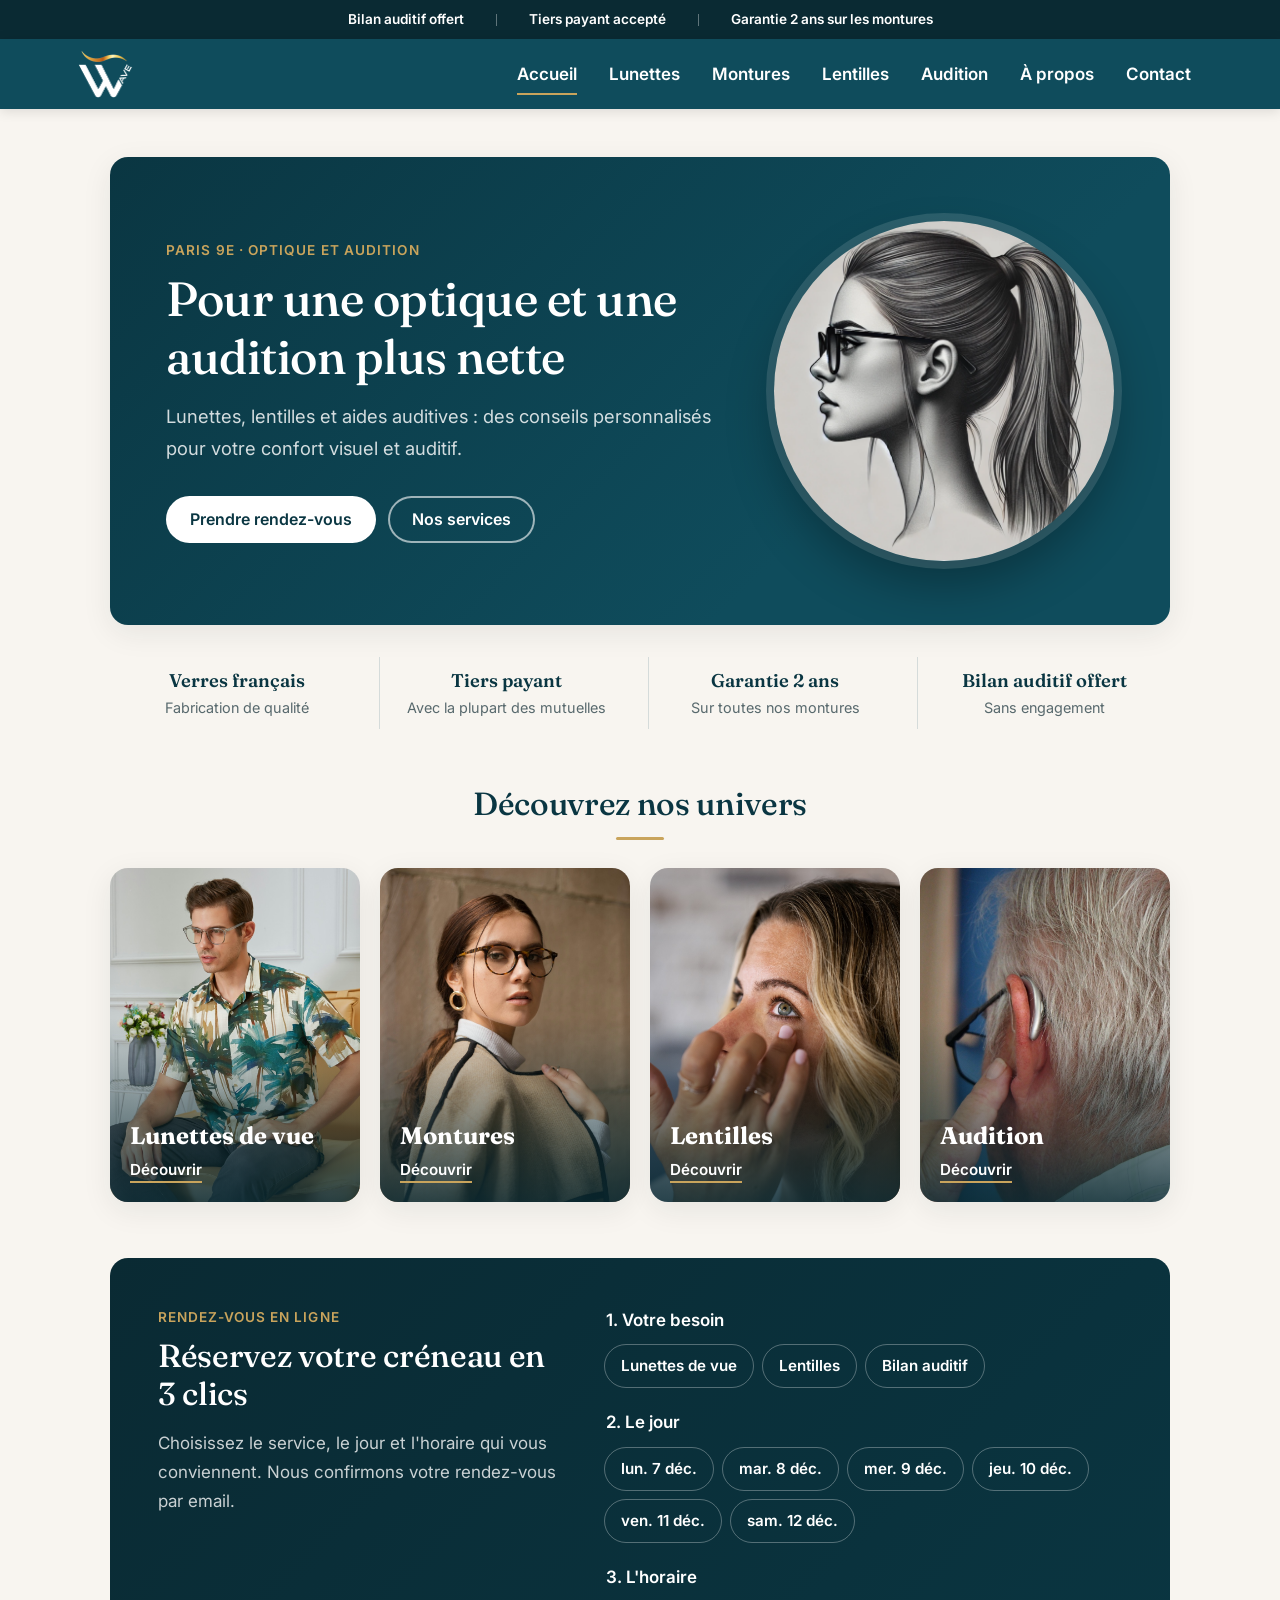
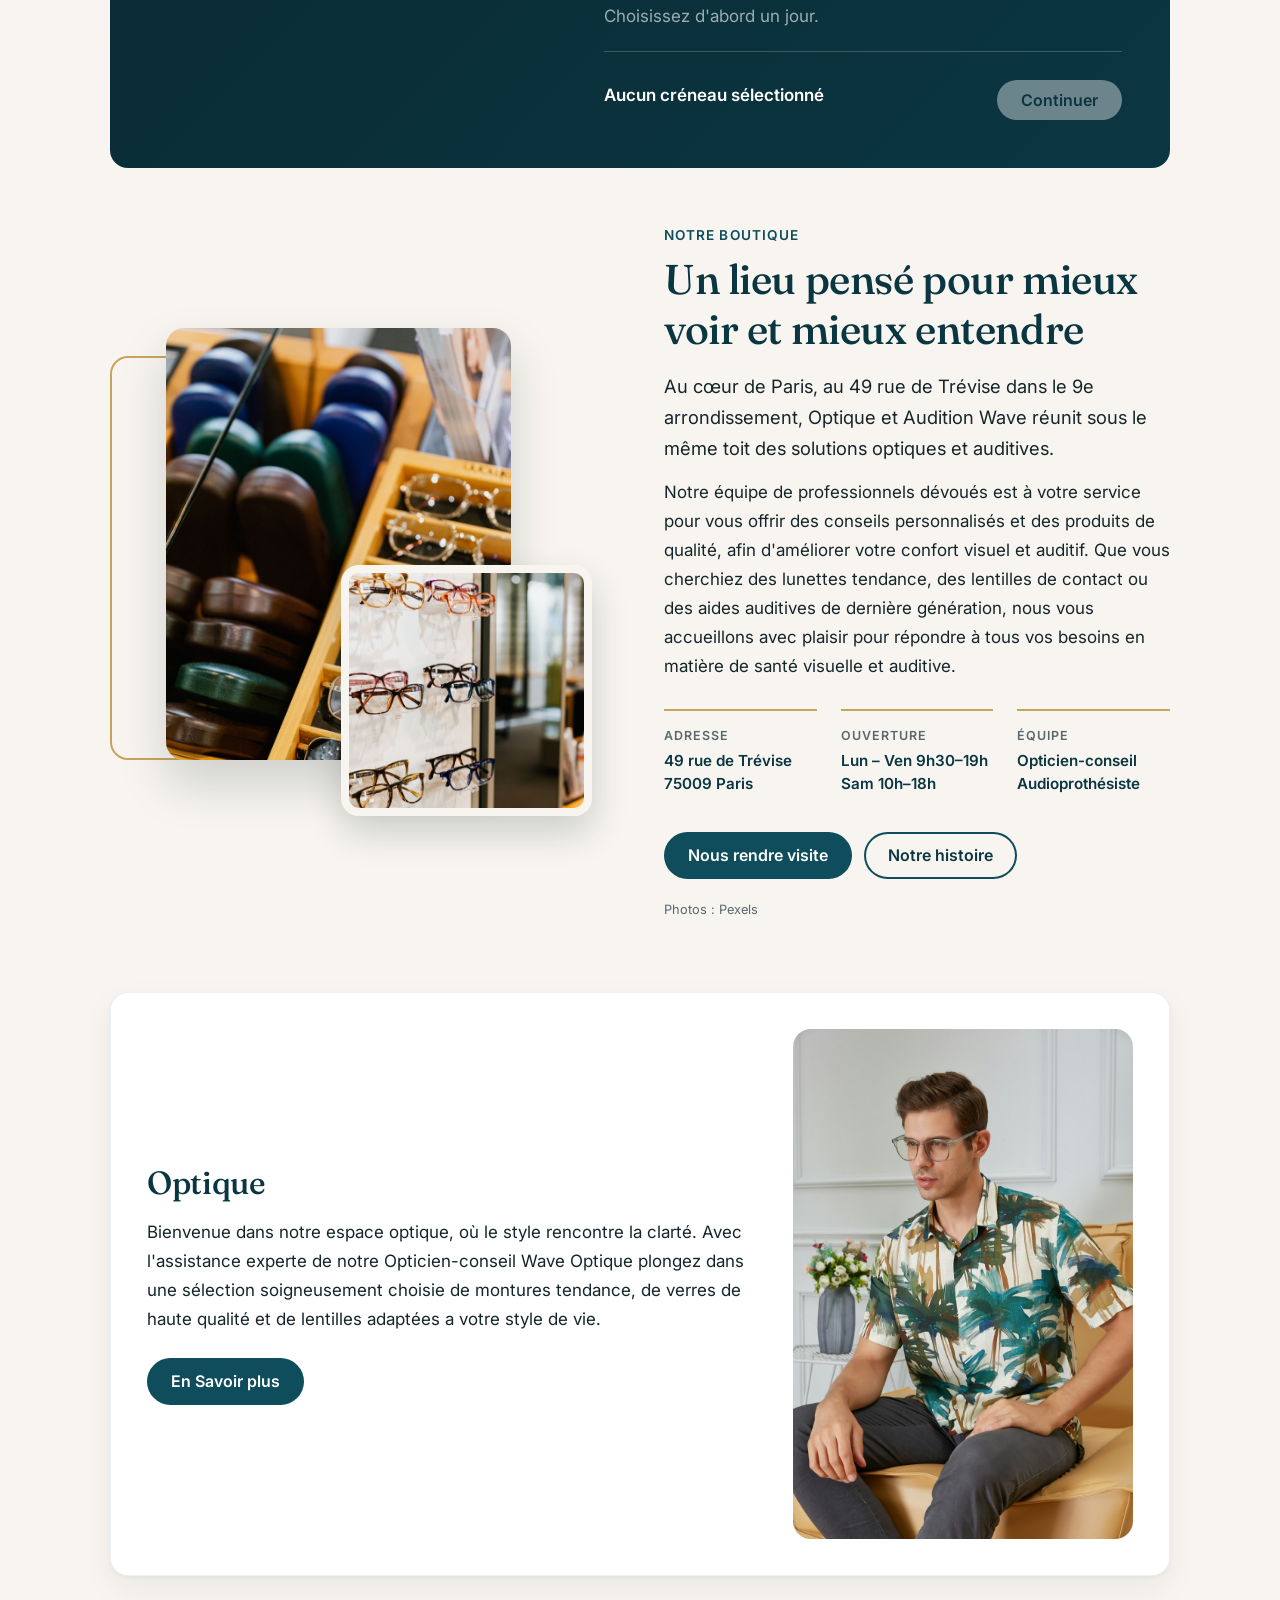
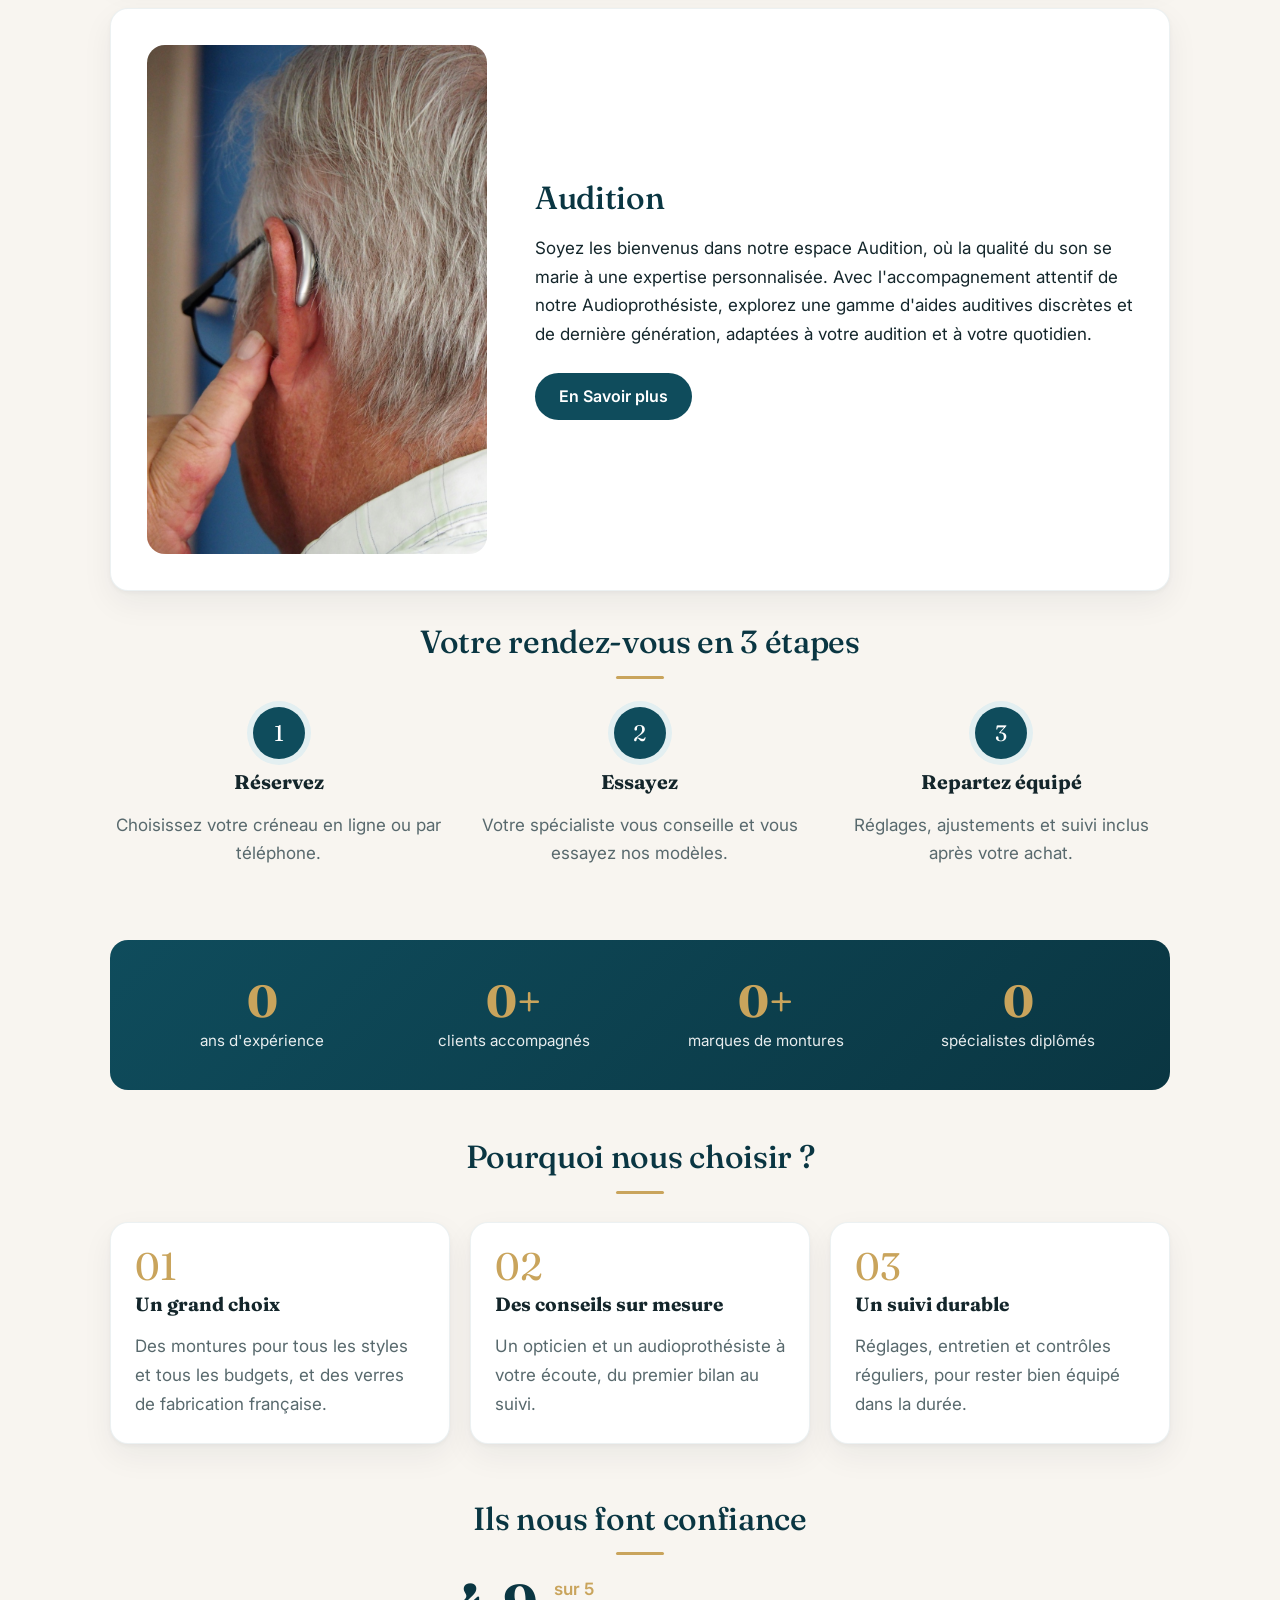
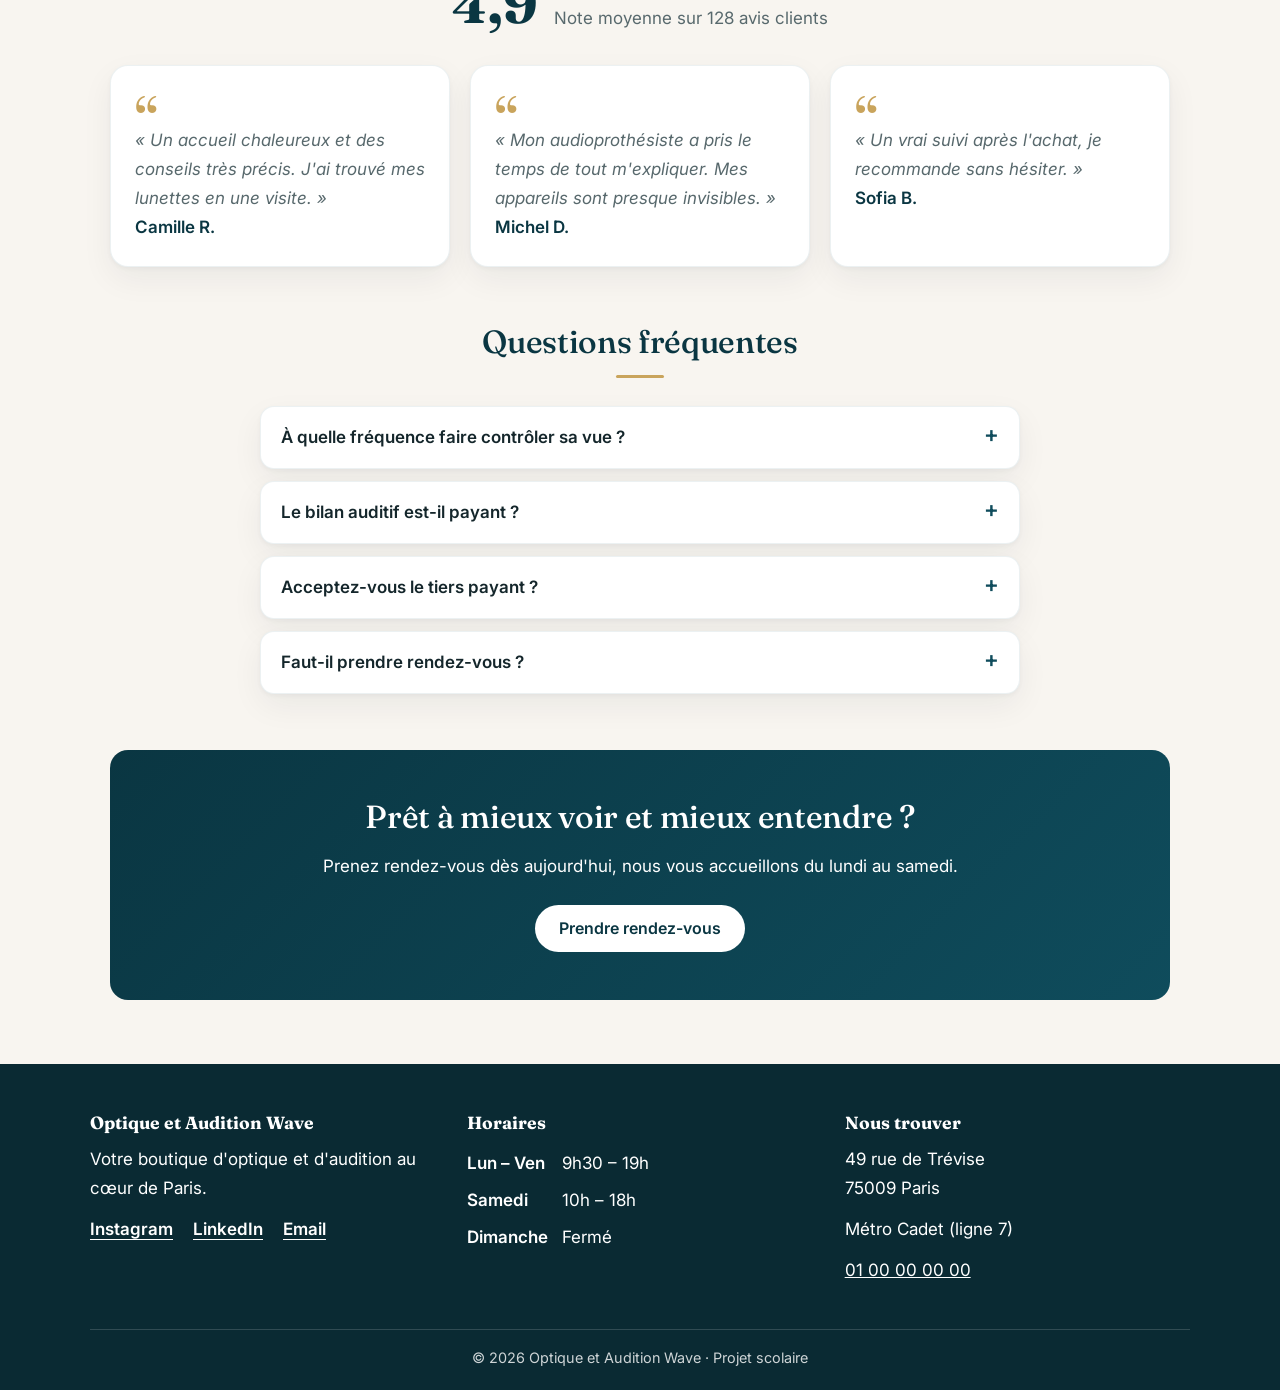
<file: index.html>
<!DOCTYPE html>
<html lang="fr">

<head>
    <title>Optique et Audition Wave – Paris 9e</title>
    <meta charset="utf-8">
    <meta name="viewport" content="width=device-width, initial-scale=1">
    <meta name="description" content="Optique et Audition Wave, votre boutique d'optique et d'audition au cœur de Paris 9e : lunettes, lentilles et aides auditives.">
    <meta property="og:title" content="Optique et Audition Wave – Paris 9e">
    <meta property="og:description" content="Optique et Audition Wave, votre boutique d'optique et d'audition au cœur de Paris 9e : lunettes, lentilles et aides auditives.">
    <meta property="og:type" content="website">
    <link rel="icon" type="image/png" href="images/logo.png">
    <link rel="preconnect" href="https://fonts.googleapis.com">
    <link rel="preconnect" href="https://fonts.gstatic.com" crossorigin>
    <link href="https://fonts.googleapis.com/css2?family=Fraunces:wght@500;600&family=Inter:wght@400;600&display=swap" rel="stylesheet">
    <link rel="stylesheet" href="css/style.css">
    
</head>

<body>
    <div class="announce"><span>Bilan auditif offert</span><span>Tiers payant accepté</span><span>Garantie 2 ans sur les montures</span></div>
    <header>
        <a href="index.html"><img class="logo" src="images/logo.png" alt="Optique et Audition Wave"></a>
        <button class="menu-toggle" aria-label="Ouvrir le menu" aria-expanded="false" aria-controls="menu"><span></span><span></span><span></span></button>
        <nav class="menu" id="menu">
            <ul><li><a href="index.html" aria-current="page">Accueil</a></li><li><a href="pages/lunettes.html">Lunettes</a></li><li><a href="pages/montures.html">Montures</a></li><li><a href="pages/lentilles.html">Lentilles</a></li><li><a href="pages/audition.html">Audition</a></li><li><a href="pages/apropos.html">À propos</a></li><li><a href="pages/contact.html">Contact</a></li></ul>
        </nav>
    </header>
    <main>
        <section class="hero">
            <div class="hero-text">
                <p class="eyebrow">Paris 9e · Optique et Audition</p>
                <h1>Pour une optique et une audition plus nette</h1>
                <p class="lead">Lunettes, lentilles et aides auditives : des conseils personnalisés pour votre confort visuel et auditif.</p>
                <div class="hero-actions">
                    <a class="btn" href="pages/contact.html">Prendre rendez-vous</a>
                    <a class="btn btn-outline" href="#services">Nos services</a>
                </div>
            </div>
            <img class="hero-img" src="images/hero.png" alt="Femme portant des lunettes">
        </section>

        <section class="reassurance">
            <div><strong>Verres français</strong><span>Fabrication de qualité</span></div>
            <div><strong>Tiers payant</strong><span>Avec la plupart des mutuelles</span></div>
            <div><strong>Garantie 2 ans</strong><span>Sur toutes nos montures</span></div>
            <div><strong>Bilan auditif offert</strong><span>Sans engagement</span></div>
        </section>

        <section id="services" class="tiles-section">
            <h2 class="section-title">Découvrez nos univers</h2>
            <div class="tiles">
                <a class="tile" href="pages/lunettes.html">
                    <img src="images/optique.jpg" alt="" loading="lazy">
                    <div><h3>Lunettes de vue</h3><span>Découvrir</span></div>
                </a>
                <a class="tile" href="pages/montures.html">
                    <img src="images/lunette.jpg" alt="" loading="lazy">
                    <div><h3>Montures</h3><span>Découvrir</span></div>
                </a>
                <a class="tile" href="pages/lentilles.html">
                    <img src="images/lentille.jpg" alt="" loading="lazy">
                    <div><h3>Lentilles</h3><span>Découvrir</span></div>
                </a>
                <a class="tile" href="pages/audition.html">
                    <img src="images/audition.jpg" alt="" loading="lazy">
                    <div><h3>Audition</h3><span>Découvrir</span></div>
                </a>
            </div>
        </section>

        <section class="booking" id="rendez-vous">
            <div class="booking-intro">
                <p class="eyebrow">Rendez-vous en ligne</p>
                <h2>Réservez votre créneau en 3 clics</h2>
                <p>Choisissez le service, le jour et l'horaire qui vous conviennent. Nous confirmons votre rendez-vous par email.</p>
            </div>
            <form class="booking-form" id="bookingForm">
                <fieldset>
                    <legend>1. Votre besoin</legend>
                    <div class="pills" data-group="service">
                        <button type="button" aria-pressed="false" data-value="Lunettes de vue">Lunettes de vue</button>
                        <button type="button" aria-pressed="false" data-value="Lentilles">Lentilles</button>
                        <button type="button" aria-pressed="false" data-value="Bilan auditif">Bilan auditif</button>
                    </div>
                </fieldset>
                <fieldset>
                    <legend>2. Le jour</legend>
                    <div class="pills" data-group="day" id="dayList"></div>
                </fieldset>
                <fieldset>
                    <legend>3. L'horaire</legend>
                    <div class="slots" data-group="time" id="slotList"><p class="hint">Choisissez d'abord un jour.</p></div>
                </fieldset>
                <div class="booking-footer">
                    <p id="bookingSummary" aria-live="polite">Aucun créneau sélectionné</p>
                    <button type="submit" class="btn btn-light" id="bookingSubmit" disabled>Continuer</button>
                </div>
            </form>
        </section>

        <section class="store" id="boutique">
            <div class="store-photos">
                <img class="photo-main" src="images/boutique/presentoir.jpg" alt="Présentoir de montures et étuis en bois" loading="lazy">
                <img class="photo-side" src="images/boutique/vitrine.jpg" alt="Mur de montures en boutique" loading="lazy">
            </div>
            <div class="store-text">
                <p class="eyebrow">Notre boutique</p>
                <h2>Un lieu pensé pour mieux voir et mieux entendre</h2>
                <p class="lead">Au cœur de Paris, au 49 rue de Trévise dans le 9e arrondissement, Optique et Audition Wave réunit sous le même toit des solutions optiques et auditives.</p>
                <p>Notre équipe de professionnels dévoués est à votre service pour vous offrir des conseils personnalisés et des produits de qualité, afin d'améliorer votre confort visuel et auditif. Que vous cherchiez des lunettes tendance, des lentilles de contact ou des aides auditives de dernière génération, nous vous accueillons avec plaisir pour répondre à tous vos besoins en matière de santé visuelle et auditive.</p>
                <dl class="facts">
                    <div><dt>Adresse</dt><dd>49 rue de Trévise<br>75009 Paris</dd></div>
                    <div><dt>Ouverture</dt><dd>Lun – Ven 9h30–19h<br>Sam 10h–18h</dd></div>
                    <div><dt>Équipe</dt><dd>Opticien-conseil<br>Audioprothésiste</dd></div>
                </dl>
                <div class="store-actions">
                    <a class="btn" href="pages/contact.html">Nous rendre visite</a>
                    <a class="btn btn-outline" href="pages/apropos.html">Notre histoire</a>
                </div>
                <p class="credit">Photos : Pexels</p>
            </div>
        </section>


        <section class="contener2">
            <div class="section1">
                   <h2 class="title2">Optique</h2>
                   <p class="p2">Bienvenue dans notre espace optique, où le style
                    rencontre la clarté.
                    Avec l'assistance experte de notre Opticien-conseil
                    Wave Optique plongez dans une sélection
                    soigneusement choisie de montures tendance, de
                    verres de haute qualité et de lentilles adaptées a
                    votre style de vie.</p>
                <div><a class="learn-more" href="pages/lunettes.html">En Savoir plus</a></div>
            </div>
            <img loading="lazy" class="image2" src="images/optique.jpg" alt=" Homme assis portant des lunettes">
            
        </section>


        <section class="contener3"> <img loading="lazy" class="image3" src="images/audition.jpg" alt="Problème d'audition">
            <div class="section2">
                <h2 class="titre3">Audition</h2>
                <p class="p3">Soyez les bienvenus dans notre espace Audition, où la
                    qualité du son se marie à une expertise personnalisée.
                    Avec l'accompagnement attentif de notre
                    Audioprothésiste, explorez une gamme d'aides auditives
                    discrètes et de dernière génération, adaptées à votre
                    audition et à votre quotidien.</p>
                <div><a class="learn-more" href="pages/audition.html">En Savoir plus</a></div>
            </div>
        </section>
        <section class="steps">
            <h2 class="section-title">Votre rendez-vous en 3 étapes</h2>
            <ol>
                <li><span>1</span><h3>Réservez</h3><p>Choisissez votre créneau en ligne ou par téléphone.</p></li>
                <li><span>2</span><h3>Essayez</h3><p>Votre spécialiste vous conseille et vous essayez nos modèles.</p></li>
                <li><span>3</span><h3>Repartez équipé</h3><p>Réglages, ajustements et suivi inclus après votre achat.</p></li>
            </ol>
        </section>

        <section class="stats">
            <div><strong data-count="15">0</strong><span>ans d'expérience</span></div>
            <div><strong data-count="2500" data-plus>0</strong><span>clients accompagnés</span></div>
            <div><strong data-count="40" data-plus>0</strong><span>marques de montures</span></div>
            <div><strong data-count="3">0</strong><span>spécialistes diplômés</span></div>
        </section>

        <section class="why">
            <h2 class="section-title">Pourquoi nous choisir ?</h2>
            <div class="cards">
                <article>
                    <span class="num">01</span>
                    <h3>Un grand choix</h3>
                    <p>Des montures pour tous les styles et tous les budgets, et des verres de fabrication française.</p>
                </article>
                <article>
                    <span class="num">02</span>
                    <h3>Des conseils sur mesure</h3>
                    <p>Un opticien et un audioprothésiste à votre écoute, du premier bilan au suivi.</p>
                </article>
                <article>
                    <span class="num">03</span>
                    <h3>Un suivi durable</h3>
                    <p>Réglages, entretien et contrôles réguliers, pour rester bien équipé dans la durée.</p>
                </article>
            </div>
        </section>

        <section class="testimonials">
            <h2 class="section-title">Ils nous font confiance</h2>
            <div class="rating">
                <strong>4,9</strong>
                <div><span>sur 5</span><p>Note moyenne sur 128 avis clients</p></div>
            </div>
            <div class="cards">
                <blockquote>
                    <p>« Un accueil chaleureux et des conseils très précis. J'ai trouvé mes lunettes en une visite. »</p>
                    <cite>Camille R.</cite>
                </blockquote>
                <blockquote>
                    <p>« Mon audioprothésiste a pris le temps de tout m'expliquer. Mes appareils sont presque invisibles. »</p>
                    <cite>Michel D.</cite>
                </blockquote>
                <blockquote>
                    <p>« Un vrai suivi après l'achat, je recommande sans hésiter. »</p>
                    <cite>Sofia B.</cite>
                </blockquote>
            </div>
        </section>

        <section class="faq">
            <h2 class="section-title">Questions fréquentes</h2>
            <details>
                <summary>À quelle fréquence faire contrôler sa vue ?</summary>
                <p>Un contrôle tous les un à deux ans est conseillé, ou dès que vous ressentez une gêne : maux de tête, fatigue visuelle, vision floue.</p>
            </details>
            <details>
                <summary>Le bilan auditif est-il payant ?</summary>
                <p>Dans notre boutique, le bilan auditif est offert et sans engagement.</p>
            </details>
            <details>
                <summary>Acceptez-vous le tiers payant ?</summary>
                <p>Oui, nous travaillons avec la plupart des mutuelles. Apportez votre carte, nous nous occupons du reste.</p>
            </details>
            <details>
                <summary>Faut-il prendre rendez-vous ?</summary>
                <p>Ce n'est pas obligatoire pour l'optique. Pour un bilan auditif, nous vous conseillons de réserver votre créneau.</p>
            </details>
        </section>

        <section class="cta-band">
            <h2>Prêt à mieux voir et mieux entendre ?</h2>
            <p>Prenez rendez-vous dès aujourd'hui, nous vous accueillons du lundi au samedi.</p>
            <a class="btn btn-light" href="pages/contact.html">Prendre rendez-vous</a>
        </section>
    </main>

    <footer>
        <div class="footer-grid">
            <div>
                <h3>Optique et Audition Wave</h3>
                <p>Votre boutique d'optique et d'audition au cœur de Paris.</p>
                <p class="social"><a href="https://www.instagram.com/ton_compte" target="_blank" rel="noopener">Instagram</a><a href="https://www.linkedin.com/in/ton-profil" target="_blank" rel="noopener">LinkedIn</a><a href="mailto:ton.email@example.com">Email</a></p>
            </div>
            <div>
                <h3>Horaires</h3>
                <ul class="hours">
                    <li><span>Lun – Ven</span> 9h30 – 19h</li>
                    <li><span>Samedi</span> 10h – 18h</li>
                    <li><span>Dimanche</span> Fermé</li>
                </ul>
            </div>
            <div>
                <h3>Nous trouver</h3>
                <p>49 rue de Trévise<br>75009 Paris</p>
                <p>Métro Cadet (ligne 7)</p>
                <p><a href="tel:+33100000000">01 00 00 00 00</a></p>
            </div>
        </div>
        <p class="copyright">© 2026 Optique et Audition Wave · Projet scolaire</p>
    </footer>

    <script src="js/main.js"></script>
    <script src="js/booking.js"></script>
    <button class="back-to-top" aria-label="Retour en haut"></button>
</body>

</html>
</file>
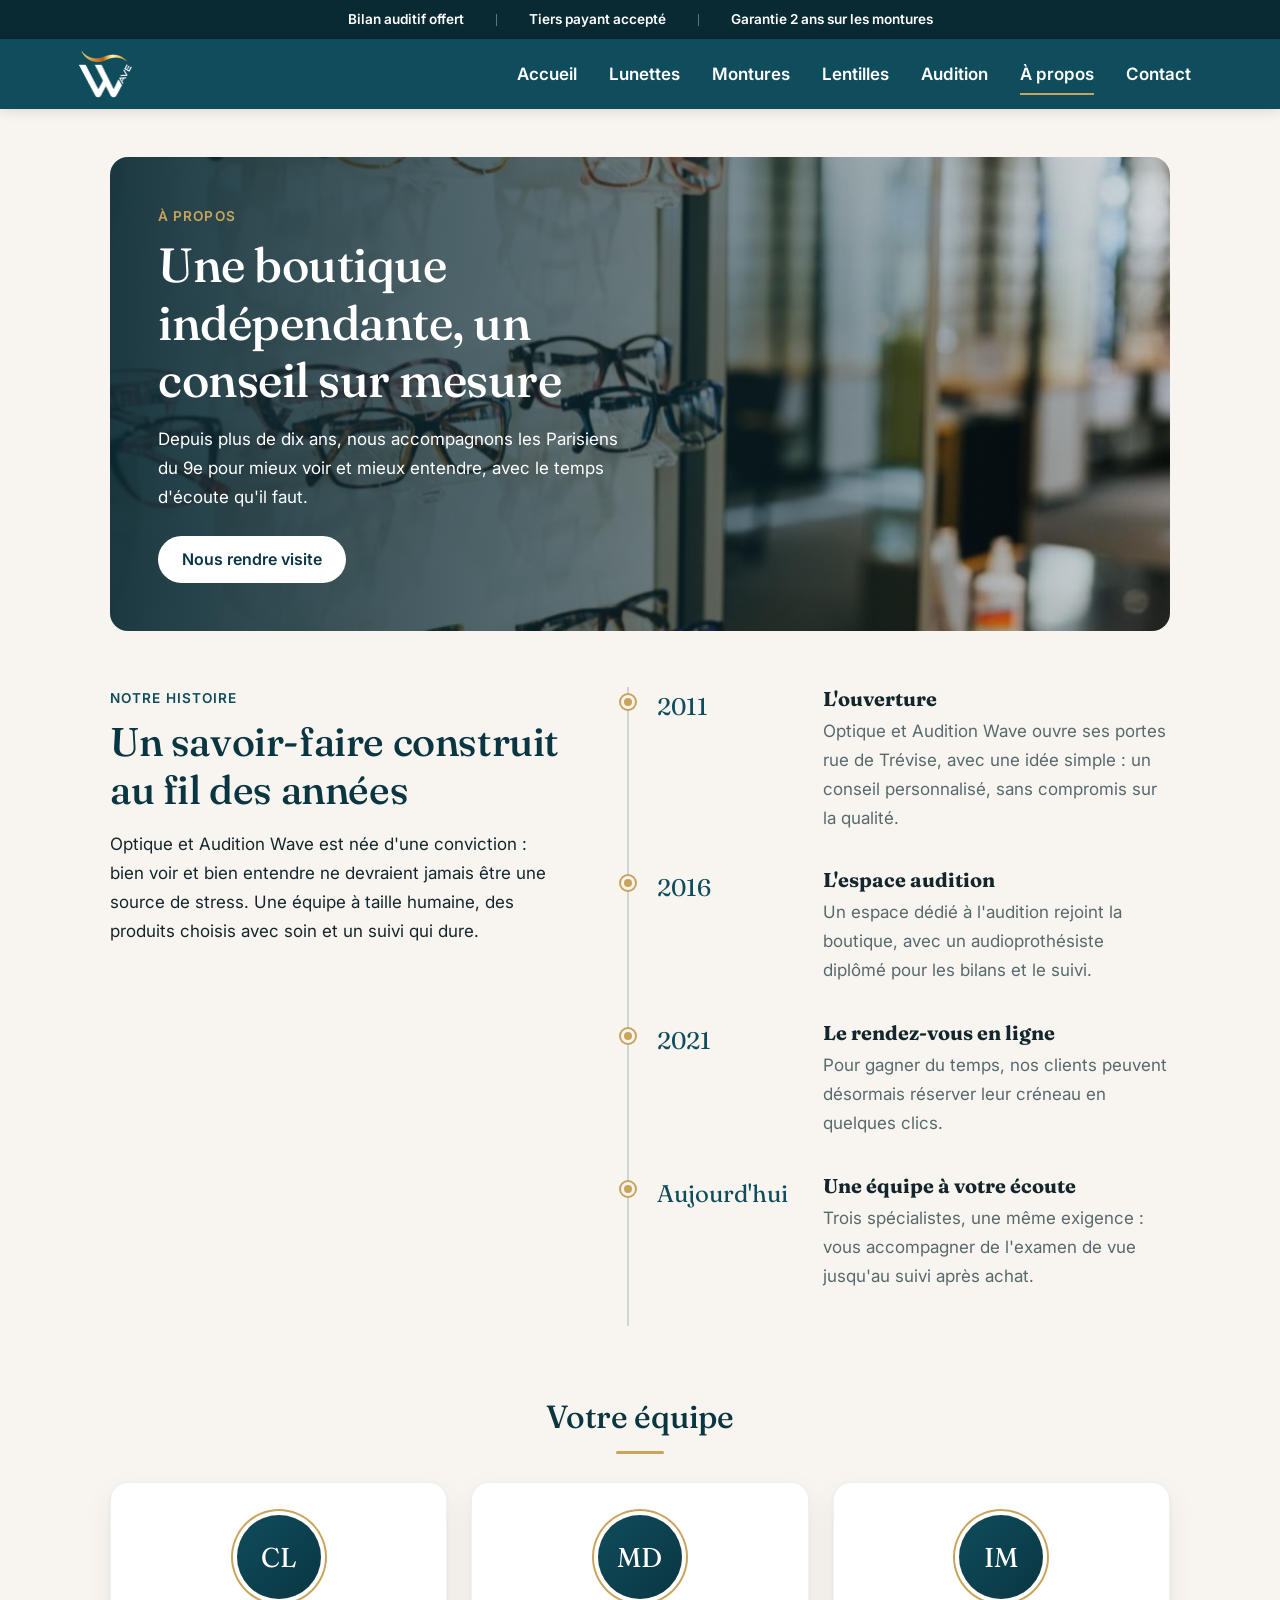
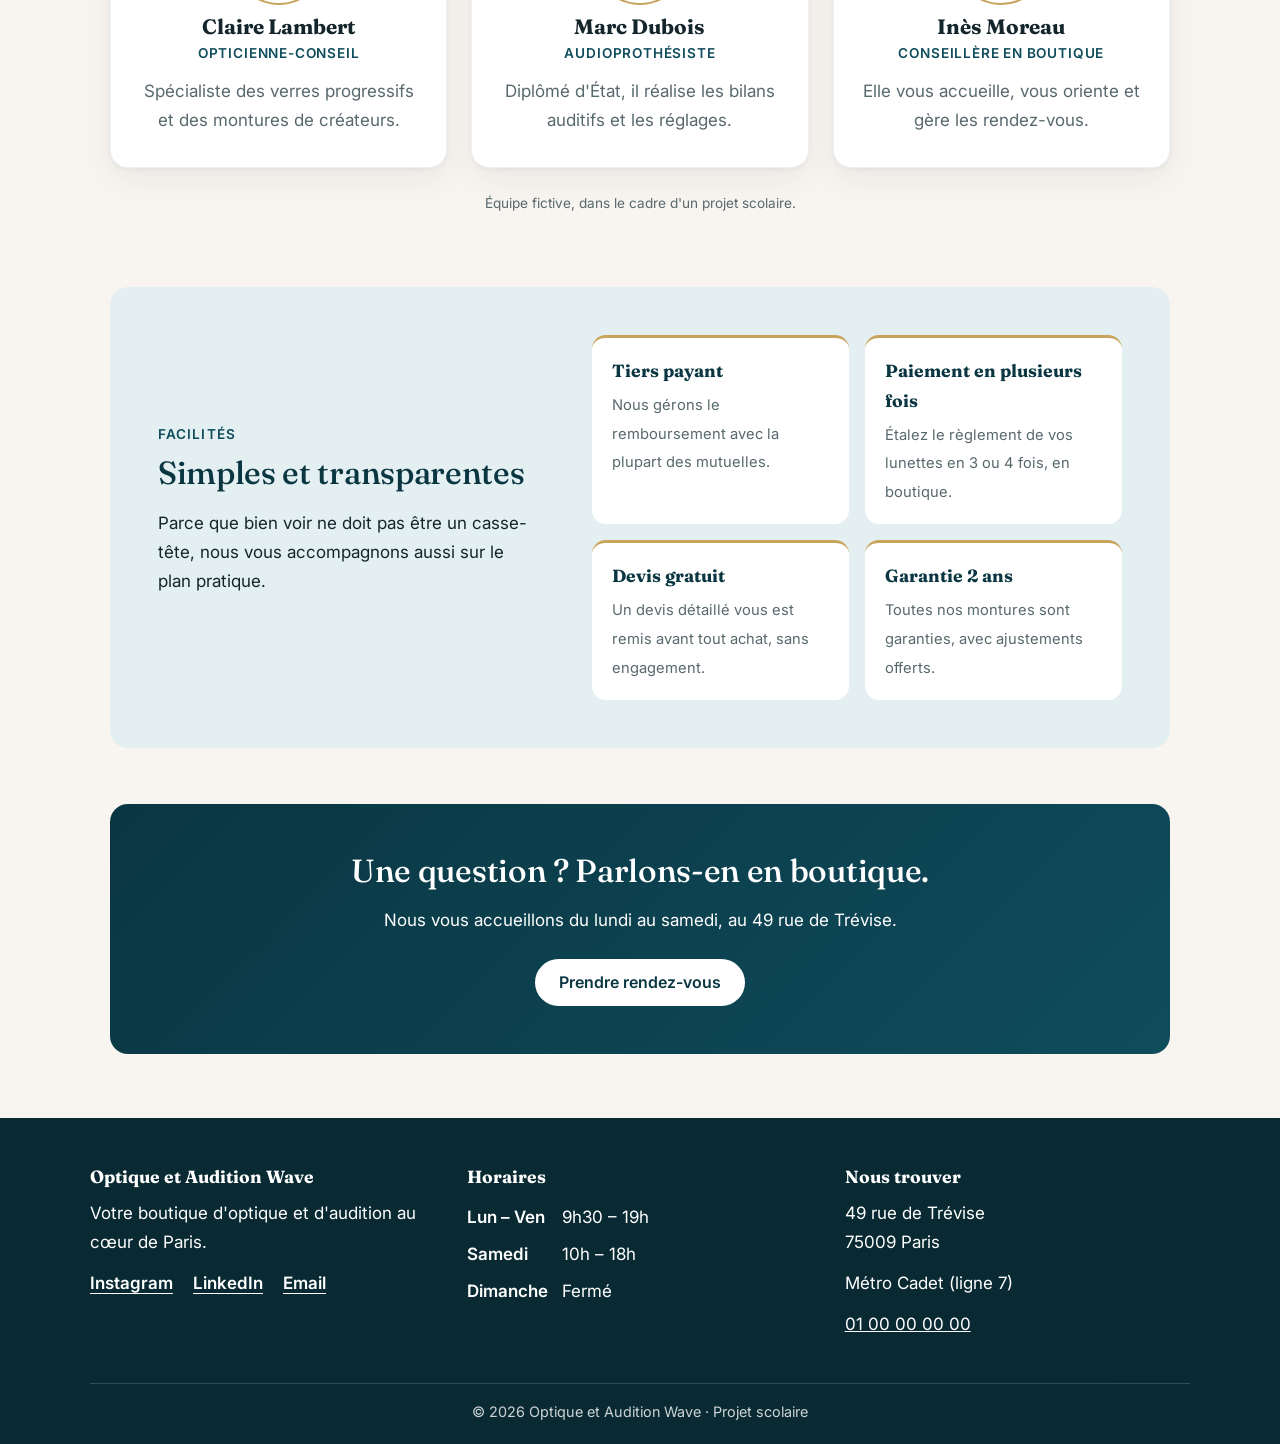
<file: pages/apropos.html>
<!DOCTYPE html>
<html lang="fr">

<head>
    <title>À propos – Optique et Audition Wave</title>
    <meta charset="utf-8">
    <meta name="viewport" content="width=device-width, initial-scale=1">
    <meta name="description" content="L'histoire, l'équipe et les engagements de la boutique Optique et Audition Wave, rue de Trévise, Paris 9e.">
    <meta property="og:title" content="À propos – Optique et Audition Wave">
    <meta property="og:description" content="L'histoire, l'équipe et les engagements de la boutique Optique et Audition Wave, rue de Trévise, Paris 9e.">
    <meta property="og:type" content="website">
    <link rel="icon" type="image/png" href="../images/logo.png">
    <link rel="preconnect" href="https://fonts.googleapis.com">
    <link rel="preconnect" href="https://fonts.gstatic.com" crossorigin>
    <link href="https://fonts.googleapis.com/css2?family=Fraunces:wght@500;600&family=Inter:wght@400;600&display=swap" rel="stylesheet">
    <link rel="stylesheet" href="../css/style.css">
</head>

<body>
    <div class="announce"><span>Bilan auditif offert</span><span>Tiers payant accepté</span><span>Garantie 2 ans sur les montures</span></div>
    <header>
        <a href="../index.html"><img class="logo" src="../images/logo.png" alt="Optique et Audition Wave"></a>
        <button class="menu-toggle" aria-label="Ouvrir le menu" aria-expanded="false" aria-controls="menu"><span></span><span></span><span></span></button>
        <nav class="menu" id="menu">
            <ul><li><a href="../index.html">Accueil</a></li><li><a href="lunettes.html">Lunettes</a></li><li><a href="montures.html">Montures</a></li><li><a href="lentilles.html">Lentilles</a></li><li><a href="audition.html">Audition</a></li><li><a href="apropos.html" aria-current="page">À propos</a></li><li><a href="contact.html">Contact</a></li></ul>
        </nav>
    </header>
    <main>
        <section class="page-hero" style="--pos: 50% 40%">
            <img src="../images/boutique/vitrine.jpg" alt="Mur de montures en boutique">
            <div>
                <p class="eyebrow">À propos</p>
                <h1>Une boutique indépendante, un conseil sur mesure</h1>
                <p>Depuis plus de dix ans, nous accompagnons les Parisiens du 9e pour mieux voir et mieux entendre, avec le temps d'écoute qu'il faut.</p>
                <a class="btn" href="contact.html">Nous rendre visite</a>
            </div>
        </section>

        <section class="story">
            <div class="story-intro">
                <p class="eyebrow">Notre histoire</p>
                <h2>Un savoir-faire construit au fil des années</h2>
                <p>Optique et Audition Wave est née d'une conviction : bien voir et bien entendre ne devraient jamais être une source de stress. Une équipe à taille humaine, des produits choisis avec soin et un suivi qui dure.</p>
            </div>
            <ol class="timeline"><li><span class="year">2011</span><div><h3>L'ouverture</h3><p>Optique et Audition Wave ouvre ses portes rue de Trévise, avec une idée simple : un conseil personnalisé, sans compromis sur la qualité.</p></div></li><li><span class="year">2016</span><div><h3>L'espace audition</h3><p>Un espace dédié à l'audition rejoint la boutique, avec un audioprothésiste diplômé pour les bilans et le suivi.</p></div></li><li><span class="year">2021</span><div><h3>Le rendez-vous en ligne</h3><p>Pour gagner du temps, nos clients peuvent désormais réserver leur créneau en quelques clics.</p></div></li><li><span class="year">Aujourd'hui</span><div><h3>Une équipe à votre écoute</h3><p>Trois spécialistes, une même exigence : vous accompagner de l'examen de vue jusqu'au suivi après achat.</p></div></li></ol>
        </section>

        <section class="team-section">
            <h2 class="section-title">Votre équipe</h2>
            <div class="team"><article><span class="avatar" aria-hidden="true">CL</span><h3>Claire Lambert</h3><p class="role">Opticienne-conseil</p><p>Spécialiste des verres progressifs et des montures de créateurs.</p></article><article><span class="avatar" aria-hidden="true">MD</span><h3>Marc Dubois</h3><p class="role">Audioprothésiste</p><p>Diplômé d'État, il réalise les bilans auditifs et les réglages.</p></article><article><span class="avatar" aria-hidden="true">IM</span><h3>Inès Moreau</h3><p class="role">Conseillère en boutique</p><p>Elle vous accueille, vous oriente et gère les rendez-vous.</p></article></div>
            <p class="legal-note center">Équipe fictive, dans le cadre d'un projet scolaire.</p>
        </section>

        <section class="payment">
            <div>
                <p class="eyebrow">Facilités</p>
                <h2>Simples et transparentes</h2>
                <p>Parce que bien voir ne doit pas être un casse-tête, nous vous accompagnons aussi sur le plan pratique.</p>
            </div>
            <ul><li><strong>Tiers payant</strong><span>Nous gérons le remboursement avec la plupart des mutuelles.</span></li><li><strong>Paiement en plusieurs fois</strong><span>Étalez le règlement de vos lunettes en 3 ou 4 fois, en boutique.</span></li><li><strong>Devis gratuit</strong><span>Un devis détaillé vous est remis avant tout achat, sans engagement.</span></li><li><strong>Garantie 2 ans</strong><span>Toutes nos montures sont garanties, avec ajustements offerts.</span></li></ul>
        </section>

        <section class="cta-band">
            <h2>Une question ? Parlons-en en boutique.</h2>
            <p>Nous vous accueillons du lundi au samedi, au 49 rue de Trévise.</p>
            <a class="btn btn-light" href="contact.html">Prendre rendez-vous</a>
        </section>
    </main>

    <footer>
        <div class="footer-grid">
            <div>
                <h3>Optique et Audition Wave</h3>
                <p>Votre boutique d'optique et d'audition au cœur de Paris.</p>
                <p class="social"><a href="https://www.instagram.com/ton_compte" target="_blank" rel="noopener">Instagram</a><a href="https://www.linkedin.com/in/ton-profil" target="_blank" rel="noopener">LinkedIn</a><a href="mailto:ton.email@example.com">Email</a></p>
            </div>
            <div>
                <h3>Horaires</h3>
                <ul class="hours">
                    <li><span>Lun – Ven</span> 9h30 – 19h</li>
                    <li><span>Samedi</span> 10h – 18h</li>
                    <li><span>Dimanche</span> Fermé</li>
                </ul>
            </div>
            <div>
                <h3>Nous trouver</h3>
                <p>49 rue de Trévise<br>75009 Paris</p>
                <p>Métro Cadet (ligne 7)</p>
                <p><a href="tel:+33100000000">01 00 00 00 00</a></p>
            </div>
        </div>
        <p class="copyright">© 2026 Optique et Audition Wave · Projet scolaire</p>
    </footer>
    <button class="back-to-top" aria-label="Retour en haut"></button>
    <script src="../js/main.js"></script>
</body>

</html>
</file>
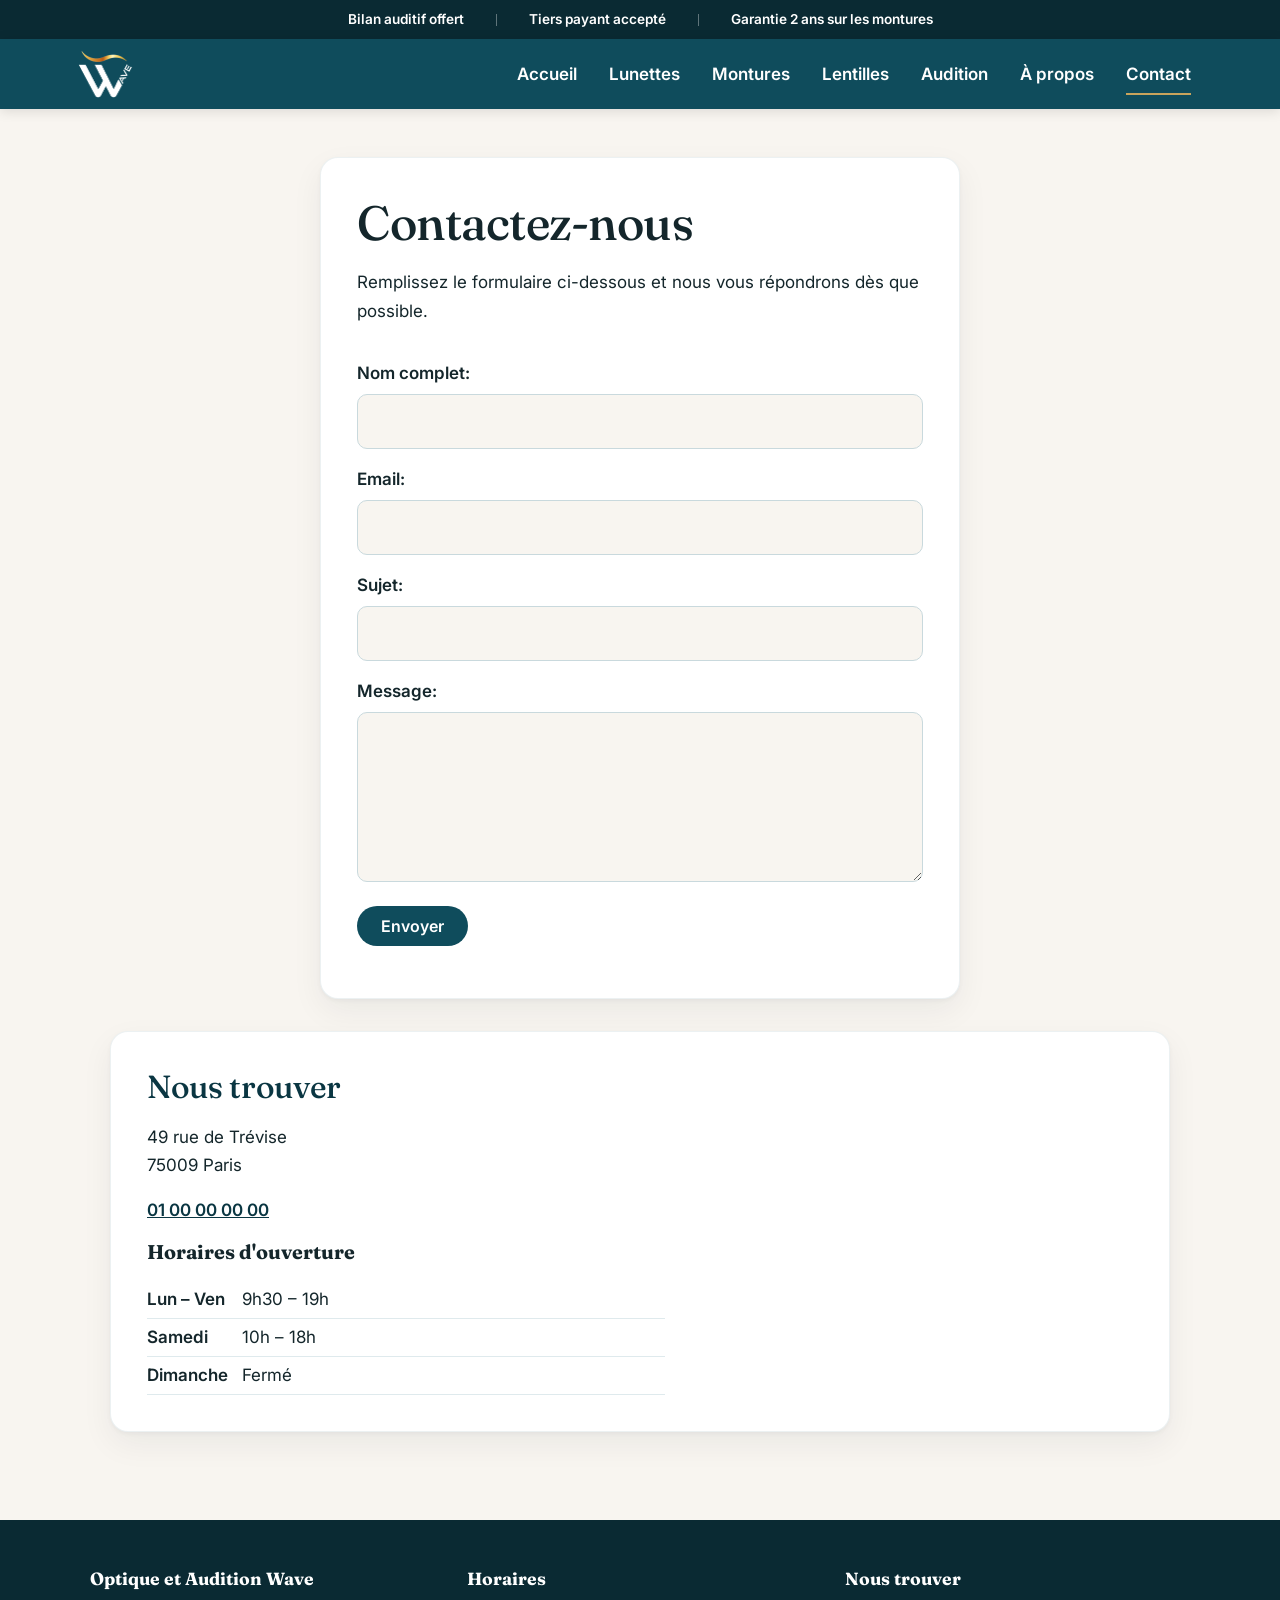
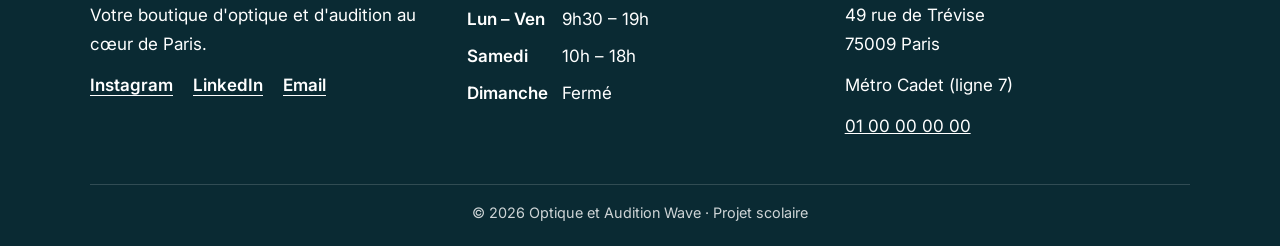
<file: pages/contact.html>
<!DOCTYPE html>
<html lang="fr">

<head>
    <title>Contact – Optique et Audition Wave</title>
    <meta charset="utf-8">
    <meta name="viewport" content="width=device-width, initial-scale=1">
    <meta name="description" content="Contactez Optique et Audition Wave : 49 rue de Trévise, 75009 Paris.">
    <meta property="og:title" content="Contact – Optique et Audition Wave">
    <meta property="og:description" content="Contactez Optique et Audition Wave : 49 rue de Trévise, 75009 Paris.">
    <meta property="og:type" content="website">
    <link rel="icon" type="image/png" href="../images/logo.png">
    <link rel="preconnect" href="https://fonts.googleapis.com">
    <link rel="preconnect" href="https://fonts.gstatic.com" crossorigin>
    <link href="https://fonts.googleapis.com/css2?family=Fraunces:wght@500;600&family=Inter:wght@400;600&display=swap" rel="stylesheet">
    <link rel="stylesheet" href="../css/style.css">
</head>

<body>
    <div class="announce"><span>Bilan auditif offert</span><span>Tiers payant accepté</span><span>Garantie 2 ans sur les montures</span></div>
    <header>
        <a href="../index.html"><img class="logo" src="../images/logo.png" alt="Optique et Audition Wave"></a>
        <button class="menu-toggle" aria-label="Ouvrir le menu" aria-expanded="false" aria-controls="menu"><span></span><span></span><span></span></button>
        <nav class="menu" id="menu">
            <ul><li><a href="../index.html">Accueil</a></li><li><a href="lunettes.html">Lunettes</a></li><li><a href="montures.html">Montures</a></li><li><a href="lentilles.html">Lentilles</a></li><li><a href="audition.html">Audition</a></li><li><a href="apropos.html">À propos</a></li><li><a href="contact.html" aria-current="page">Contact</a></li></ul>
        </nav>
    </header>
    <main>
        <section class="contact-section">
            <h1>Contactez-nous</h1>
            <p>Remplissez le formulaire ci-dessous et nous vous répondrons dès que possible.</p>
    
            <form id="contactForm">
                <label for="name">Nom complet:</label>
                <input type="text" id="name" name="name" required>
    
                <label for="email">Email:</label>
                <input type="email" id="email" name="email" required>
    
                <label for="subject">Sujet:</label>
                <input type="text" id="subject" name="subject" required>
    
                <label for="message">Message:</label>
                <textarea id="message" name="message" rows="5" required></textarea>
    
                <button type="submit" class="btn">Envoyer</button>
            </form>
    
            <p id="statusMessage"></p>
        </section>

        <section class="contener2 find-us">
            <div class="section1">
                <h2>Nous trouver</h2>
                <p>49 rue de Trévise<br>75009 Paris</p>
                <p><a href="tel:+33100000000">01 00 00 00 00</a></p>
                <h3>Horaires d'ouverture</h3>
                <ul class="hours dark">
                    <li><span>Lun – Ven</span> 9h30 – 19h</li>
                    <li><span>Samedi</span> 10h – 18h</li>
                    <li><span>Dimanche</span> Fermé</li>
                </ul>
            </div>
            <iframe title="Plan d'accès" loading="lazy"
                src="https://www.google.com/maps?q=49+rue+de+Trevise+75009+Paris&output=embed"></iframe>
        </section>
    </main>
 
    <footer>
        <div class="footer-grid">
            <div>
                <h3>Optique et Audition Wave</h3>
                <p>Votre boutique d'optique et d'audition au cœur de Paris.</p>
                <p class="social"><a href="https://www.instagram.com/ton_compte" target="_blank" rel="noopener">Instagram</a><a href="https://www.linkedin.com/in/ton-profil" target="_blank" rel="noopener">LinkedIn</a><a href="mailto:ton.email@example.com">Email</a></p>
            </div>
            <div>
                <h3>Horaires</h3>
                <ul class="hours">
                    <li><span>Lun – Ven</span> 9h30 – 19h</li>
                    <li><span>Samedi</span> 10h – 18h</li>
                    <li><span>Dimanche</span> Fermé</li>
                </ul>
            </div>
            <div>
                <h3>Nous trouver</h3>
                <p>49 rue de Trévise<br>75009 Paris</p>
                <p>Métro Cadet (ligne 7)</p>
                <p><a href="tel:+33100000000">01 00 00 00 00</a></p>
            </div>
        </div>
        <p class="copyright">© 2026 Optique et Audition Wave · Projet scolaire</p>
    </footer>
    <script src="../js/main.js"></script>
    <script src="../js/contact.js"></script>
    <button class="back-to-top" aria-label="Retour en haut"></button>
</body>


</html>
</file>
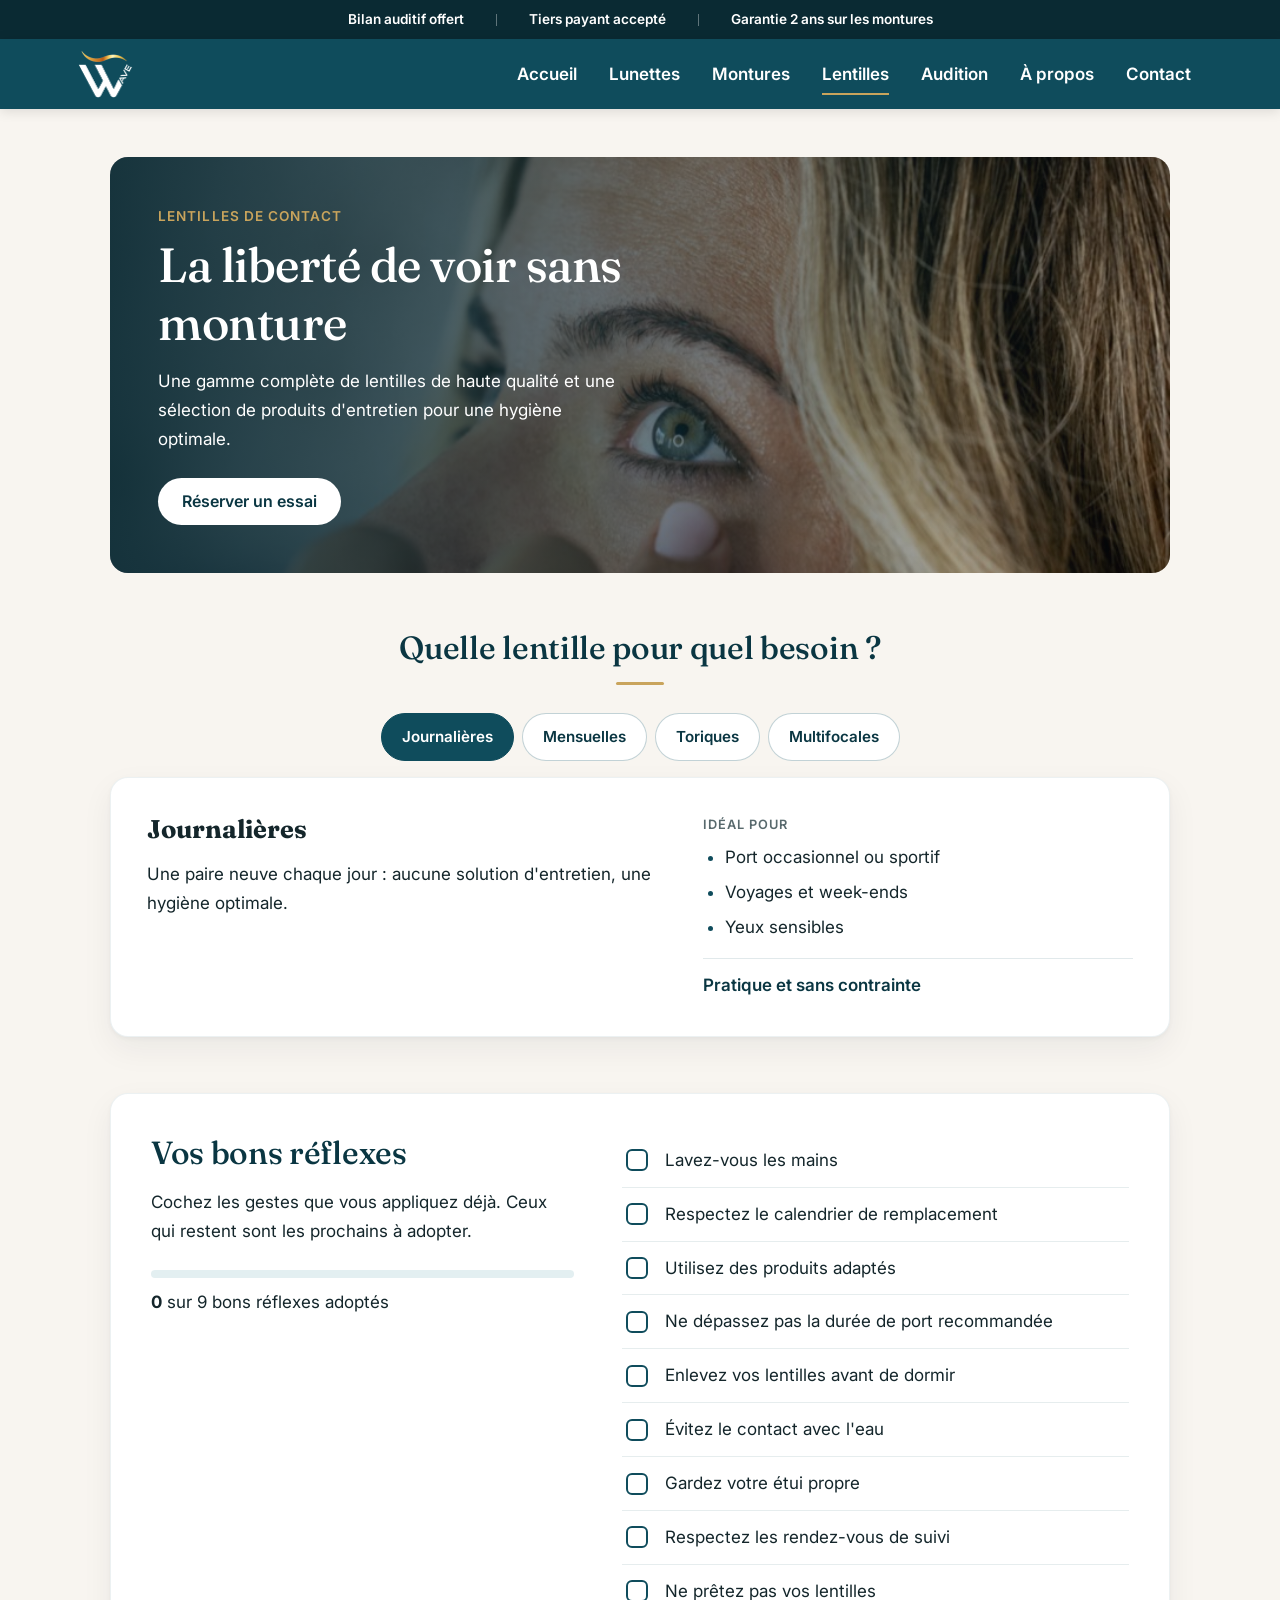
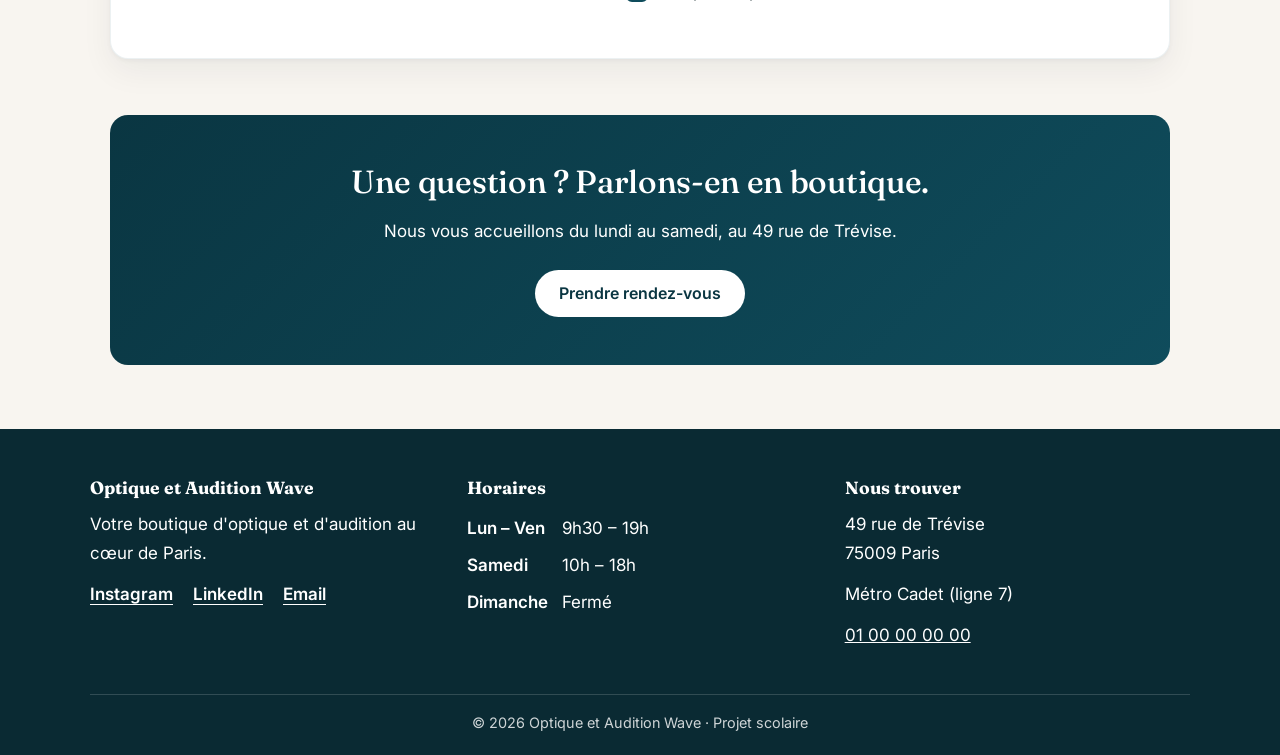
<file: pages/lentilles.html>
<!DOCTYPE html>
<html lang="fr">

<head>
    <title>Lentilles de contact – Optique et Audition Wave</title>
    <meta charset="utf-8">
    <meta name="viewport" content="width=device-width, initial-scale=1">
    <meta name="description" content="Lentilles journalières, mensuelles, toriques et multifocales, et conseils d'entretien, Paris 9e.">
    <meta property="og:title" content="Lentilles de contact – Optique et Audition Wave">
    <meta property="og:description" content="Lentilles journalières, mensuelles, toriques et multifocales, et conseils d'entretien, Paris 9e.">
    <meta property="og:type" content="website">
    <link rel="icon" type="image/png" href="../images/logo.png">
    <link rel="preconnect" href="https://fonts.googleapis.com">
    <link rel="preconnect" href="https://fonts.gstatic.com" crossorigin>
    <link href="https://fonts.googleapis.com/css2?family=Fraunces:wght@500;600&family=Inter:wght@400;600&display=swap" rel="stylesheet">
    <link rel="stylesheet" href="../css/style.css">
</head>

<body>
    <div class="announce"><span>Bilan auditif offert</span><span>Tiers payant accepté</span><span>Garantie 2 ans sur les montures</span></div>
    <header>
        <a href="../index.html"><img class="logo" src="../images/logo.png" alt="Optique et Audition Wave"></a>
        <button class="menu-toggle" aria-label="Ouvrir le menu" aria-expanded="false" aria-controls="menu"><span></span><span></span><span></span></button>
        <nav class="menu" id="menu">
            <ul><li><a href="../index.html">Accueil</a></li><li><a href="lunettes.html">Lunettes</a></li><li><a href="montures.html">Montures</a></li><li><a href="lentilles.html" aria-current="page">Lentilles</a></li><li><a href="audition.html">Audition</a></li><li><a href="apropos.html">À propos</a></li><li><a href="contact.html">Contact</a></li></ul>
        </nav>
    </header>
    <main>
        <section class="page-hero" style="--pos: 50% 35%">
            <img src="../images/lentille.jpg" alt="Femme posant une lentille de contact">
            <div>
                <p class="eyebrow">Lentilles de contact</p>
                <h1>La liberté de voir sans monture</h1>
                <p>Une gamme complète de lentilles de haute qualité et une sélection de produits d'entretien pour une hygiène optimale.</p>
                <a class="btn" href="contact.html?service=Lentilles">Réserver un essai</a>
            </div>
        </section>

        <section class="tabs-section">
            <h2 class="section-title">Quelle lentille pour quel besoin ?</h2>
            <div class="tabs" data-tabs>
                <div class="tablist" role="tablist" aria-label="Types de lentilles"><button role="tab" id="lt0" aria-controls="lp0" aria-selected="true">Journalières</button><button role="tab" id="lt1" aria-controls="lp1" aria-selected="false">Mensuelles</button><button role="tab" id="lt2" aria-controls="lp2" aria-selected="false">Toriques</button><button role="tab" id="lt3" aria-controls="lp3" aria-selected="false">Multifocales</button></div>
                <div class="tabpanels">
                <div role="tabpanel" id="lp0" aria-labelledby="lt0">
                    <div><h3>Journalières</h3><p>Une paire neuve chaque jour : aucune solution d'entretien, une hygiène optimale.</p></div>
                    <div><p class="mini-title">Idéal pour</p><ul class="tips"><li>Port occasionnel ou sportif</li><li>Voyages et week-ends</li><li>Yeux sensibles</li></ul><p class="note">Pratique et sans contrainte</p></div>
                </div>
                <div role="tabpanel" id="lp1" aria-labelledby="lt1" hidden>
                    <div><h3>Mensuelles</h3><p>Des lentilles à remplacer chaque mois, avec une solution d'entretien adaptée.</p></div>
                    <div><p class="mini-title">Idéal pour</p><ul class="tips"><li>Port quotidien régulier</li><li>Budget maîtrisé</li><li>Large choix de paramètres</li></ul><p class="note">Économiques sur la durée</p></div>
                </div>
                <div role="tabpanel" id="lp2" aria-labelledby="lt2" hidden>
                    <div><h3>Toriques</h3><p>Conçues pour corriger l'astigmatisme, avec un maintien stable sur l'œil.</p></div>
                    <div><p class="mini-title">Idéal pour</p><ul class="tips"><li>Astigmatisme</li><li>Vision nette et stable</li><li>Disponibles en journalières et mensuelles</li></ul><p class="note">Adaptation en boutique</p></div>
                </div>
                <div role="tabpanel" id="lp3" aria-labelledby="lt3" hidden>
                    <div><h3>Multifocales</h3><p>Une correction de près et de loin dans une même lentille, pour la presbytie.</p></div>
                    <div><p class="mini-title">Idéal pour</p><ul class="tips"><li>Presbytie</li><li>Lecture et vision lointaine</li><li>Alternative aux progressifs</li></ul><p class="note">Essai possible avant achat</p></div>
                </div>
                </div>
            </div>
        </section>

        <section class="checklist-section">
            <div>
                <h2>Vos bons réflexes</h2>
                <p>Cochez les gestes que vous appliquez déjà. Ceux qui restent sont les prochains à adopter.</p>
                <div class="progress" aria-live="polite">
                    <div class="bar"><span></span></div>
                    <p><strong data-done>0</strong> sur 9 bons réflexes adoptés</p>
                </div>
            </div>
            <ul class="checklist" data-checklist><li><label><input type="checkbox"><span>Lavez-vous les mains</span></label></li><li><label><input type="checkbox"><span>Respectez le calendrier de remplacement</span></label></li><li><label><input type="checkbox"><span>Utilisez des produits adaptés</span></label></li><li><label><input type="checkbox"><span>Ne dépassez pas la durée de port recommandée</span></label></li><li><label><input type="checkbox"><span>Enlevez vos lentilles avant de dormir</span></label></li><li><label><input type="checkbox"><span>Évitez le contact avec l'eau</span></label></li><li><label><input type="checkbox"><span>Gardez votre étui propre</span></label></li><li><label><input type="checkbox"><span>Respectez les rendez-vous de suivi</span></label></li><li><label><input type="checkbox"><span>Ne prêtez pas vos lentilles</span></label></li></ul>
        </section>

        <section class="cta-band">
            <h2>Une question ? Parlons-en en boutique.</h2>
            <p>Nous vous accueillons du lundi au samedi, au 49 rue de Trévise.</p>
            <a class="btn btn-light" href="contact.html">Prendre rendez-vous</a>
        </section>
    </main>

    <footer>
        <div class="footer-grid">
            <div>
                <h3>Optique et Audition Wave</h3>
                <p>Votre boutique d'optique et d'audition au cœur de Paris.</p>
                <p class="social"><a href="https://www.instagram.com/ton_compte" target="_blank" rel="noopener">Instagram</a><a href="https://www.linkedin.com/in/ton-profil" target="_blank" rel="noopener">LinkedIn</a><a href="mailto:ton.email@example.com">Email</a></p>
            </div>
            <div>
                <h3>Horaires</h3>
                <ul class="hours">
                    <li><span>Lun – Ven</span> 9h30 – 19h</li>
                    <li><span>Samedi</span> 10h – 18h</li>
                    <li><span>Dimanche</span> Fermé</li>
                </ul>
            </div>
            <div>
                <h3>Nous trouver</h3>
                <p>49 rue de Trévise<br>75009 Paris</p>
                <p>Métro Cadet (ligne 7)</p>
                <p><a href="tel:+33100000000">01 00 00 00 00</a></p>
            </div>
        </div>
        <p class="copyright">© 2026 Optique et Audition Wave · Projet scolaire</p>
    </footer>
    <button class="back-to-top" aria-label="Retour en haut"></button>
    <script src="../js/main.js"></script>
    <script src="../js/tabs.js"></script>
    <script src="../js/checklist.js"></script>
</body>

</html>
</file>
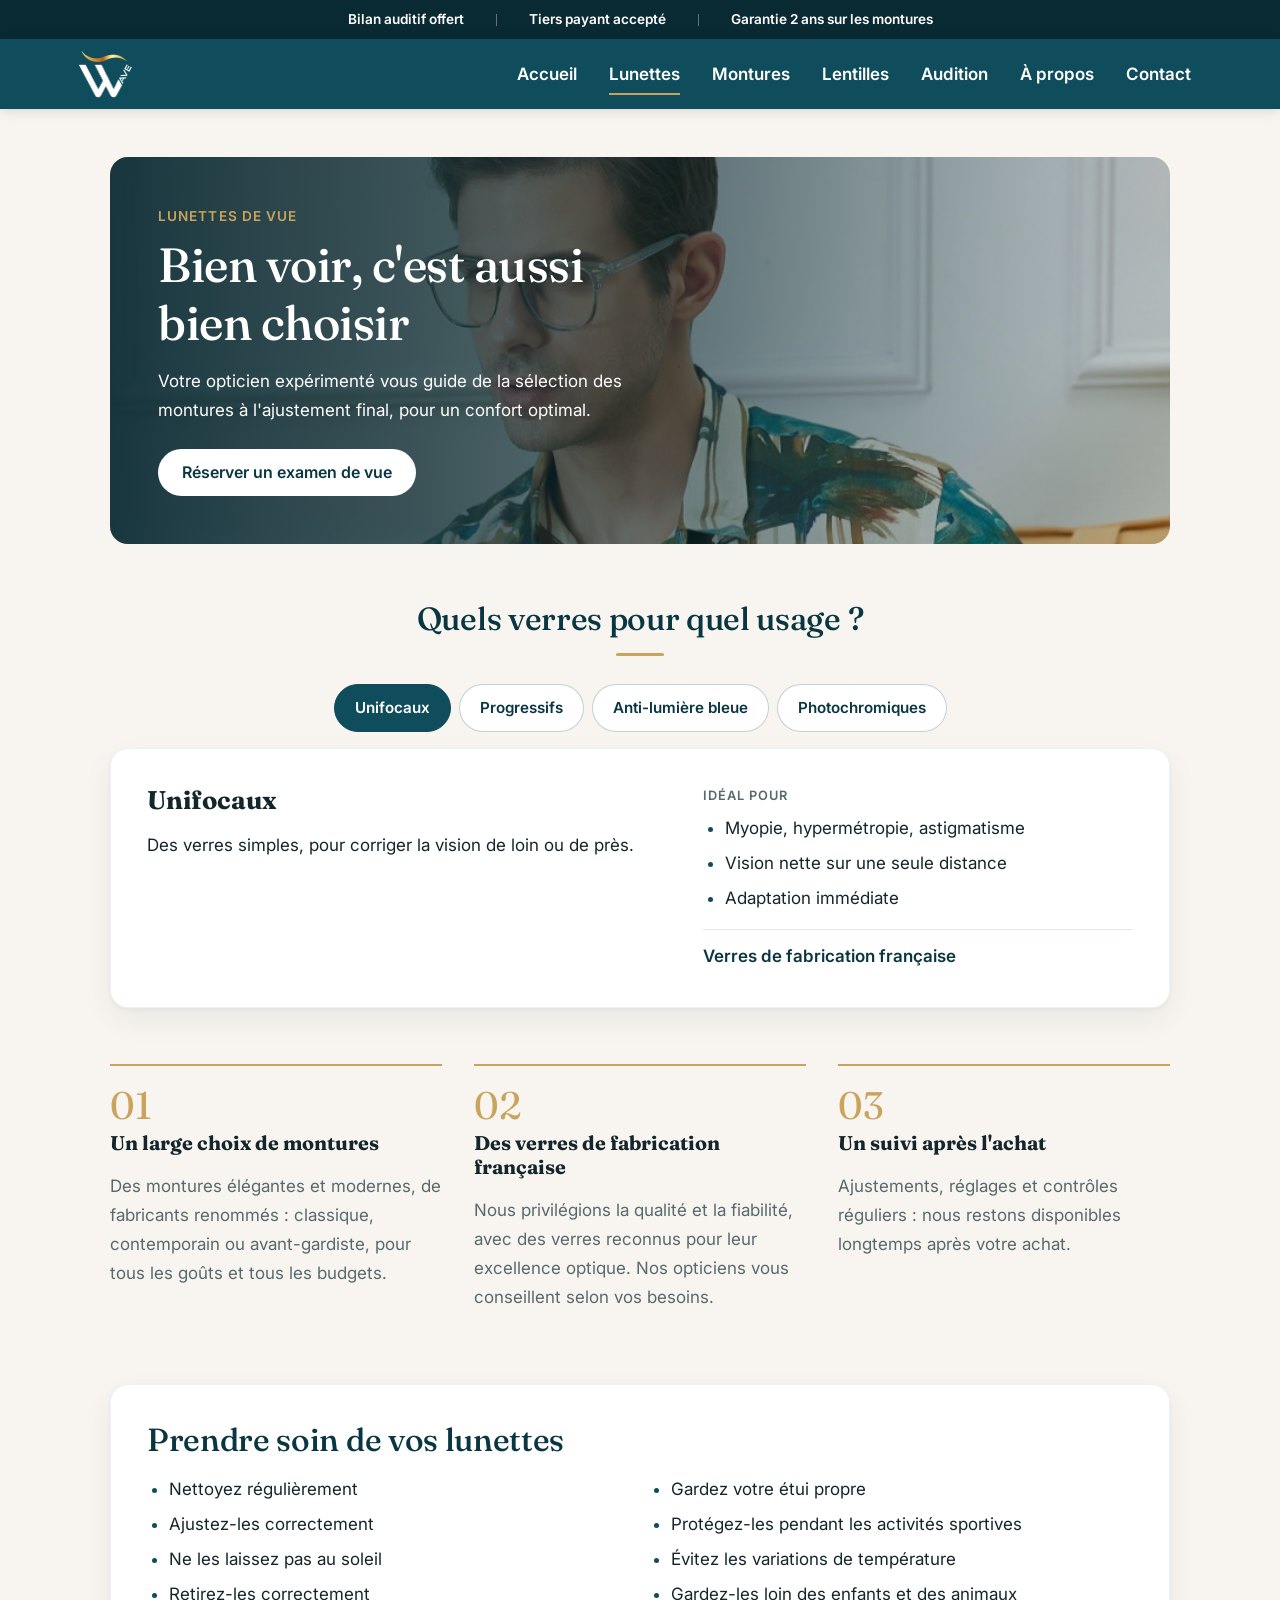
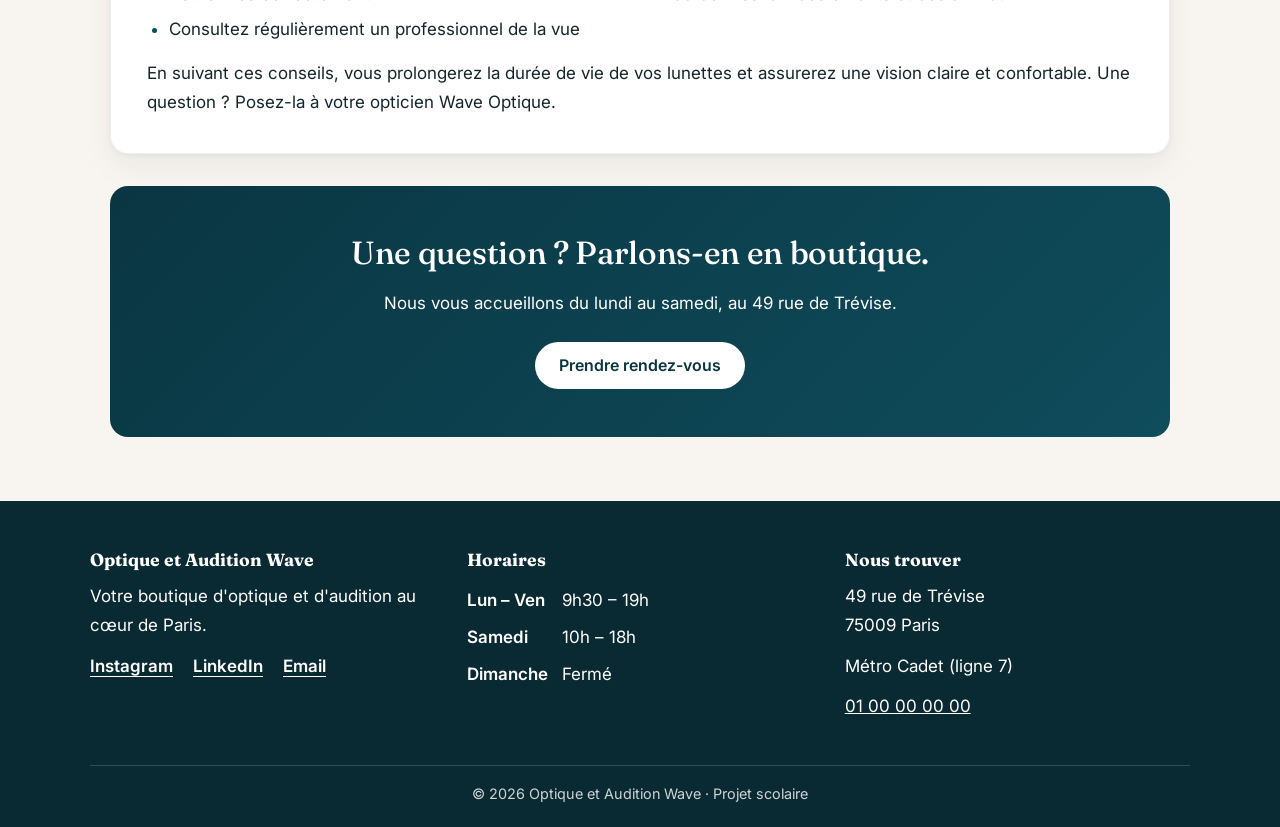
<file: pages/lunettes.html>
<!DOCTYPE html>
<html lang="fr">

<head>
    <title>Lunettes de vue – Optique et Audition Wave</title>
    <meta charset="utf-8">
    <meta name="viewport" content="width=device-width, initial-scale=1">
    <meta name="description" content="Examen de vue, verres progressifs, anti-lumière bleue et conseils d'entretien chez Optique et Audition Wave, Paris 9e.">
    <meta property="og:title" content="Lunettes de vue – Optique et Audition Wave">
    <meta property="og:description" content="Examen de vue, verres progressifs, anti-lumière bleue et conseils d'entretien chez Optique et Audition Wave, Paris 9e.">
    <meta property="og:type" content="website">
    <link rel="icon" type="image/png" href="../images/logo.png">
    <link rel="preconnect" href="https://fonts.googleapis.com">
    <link rel="preconnect" href="https://fonts.gstatic.com" crossorigin>
    <link href="https://fonts.googleapis.com/css2?family=Fraunces:wght@500;600&family=Inter:wght@400;600&display=swap" rel="stylesheet">
    <link rel="stylesheet" href="../css/style.css">
</head>

<body>
    <div class="announce"><span>Bilan auditif offert</span><span>Tiers payant accepté</span><span>Garantie 2 ans sur les montures</span></div>
    <header>
        <a href="../index.html"><img class="logo" src="../images/logo.png" alt="Optique et Audition Wave"></a>
        <button class="menu-toggle" aria-label="Ouvrir le menu" aria-expanded="false" aria-controls="menu"><span></span><span></span><span></span></button>
        <nav class="menu" id="menu">
            <ul><li><a href="../index.html">Accueil</a></li><li><a href="lunettes.html" aria-current="page">Lunettes</a></li><li><a href="montures.html">Montures</a></li><li><a href="lentilles.html">Lentilles</a></li><li><a href="audition.html">Audition</a></li><li><a href="apropos.html">À propos</a></li><li><a href="contact.html">Contact</a></li></ul>
        </nav>
    </header>
    <main>
        <section class="page-hero" style="--pos: 50% 20%">
            <img src="../images/optique.jpg" alt="Homme assis portant des lunettes de vue">
            <div>
                <p class="eyebrow">Lunettes de vue</p>
                <h1>Bien voir, c'est aussi bien choisir</h1>
                <p>Votre opticien expérimenté vous guide de la sélection des montures à l'ajustement final, pour un confort optimal.</p>
                <a class="btn" href="contact.html?service=Lunettes%20de%20vue">Réserver un examen de vue</a>
            </div>
        </section>

        <section class="tabs-section">
            <h2 class="section-title">Quels verres pour quel usage ?</h2>
            <div class="tabs" data-tabs>
                <div class="tablist" role="tablist" aria-label="Types de verres"><button role="tab" id="t0" aria-controls="p0" aria-selected="true">Unifocaux</button><button role="tab" id="t1" aria-controls="p1" aria-selected="false">Progressifs</button><button role="tab" id="t2" aria-controls="p2" aria-selected="false">Anti-lumière bleue</button><button role="tab" id="t3" aria-controls="p3" aria-selected="false">Photochromiques</button></div>
                <div class="tabpanels">
                <div role="tabpanel" id="p0" aria-labelledby="t0">
                    <div><h3>Unifocaux</h3><p>Des verres simples, pour corriger la vision de loin ou de près.</p></div>
                    <div><p class="mini-title">Idéal pour</p><ul class="tips"><li>Myopie, hypermétropie, astigmatisme</li><li>Vision nette sur une seule distance</li><li>Adaptation immédiate</li></ul><p class="note">Verres de fabrication française</p></div>
                </div>
                <div role="tabpanel" id="p1" aria-labelledby="t1" hidden>
                    <div><h3>Progressifs</h3><p>Une vision nette à toutes les distances, sans ligne visible, pour les yeux qui fatiguent de près.</p></div>
                    <div><p class="mini-title">Idéal pour</p><ul class="tips"><li>Presbytie à partir de 45 ans environ</li><li>Lecture, ordinateur et conduite avec une seule paire</li><li>Période d'adaptation accompagnée</li></ul><p class="note">Réglage personnalisé en boutique</p></div>
                </div>
                <div role="tabpanel" id="p2" aria-labelledby="t2" hidden>
                    <div><h3>Anti-lumière bleue</h3><p>Un traitement qui filtre une partie de la lumière des écrans pour limiter la fatigue visuelle.</p></div>
                    <div><p class="mini-title">Idéal pour</p><ul class="tips"><li>Travail prolongé sur écran</li><li>Confort visuel en fin de journée</li><li>Compatible avec tous les types de verres</li></ul><p class="note">Option à ajouter à votre correction</p></div>
                </div>
                <div role="tabpanel" id="p3" aria-labelledby="t3" hidden>
                    <div><h3>Photochromiques</h3><p>Des verres qui s'assombrissent au soleil et s'éclaircissent à l'intérieur.</p></div>
                    <div><p class="mini-title">Idéal pour</p><ul class="tips"><li>Une seule paire pour l'intérieur et l'extérieur</li><li>Protection contre les UV</li><li>Idéal pour la conduite</li></ul><p class="note">Réaction rapide à la lumière</p></div>
                </div>
                </div>
            </div>
        </section>

        <section class="values">
            <article><span class="num">01</span><h3>Un large choix de montures</h3><p>Des montures élégantes et modernes, de fabricants renommés : classique, contemporain ou avant-gardiste, pour tous les goûts et tous les budgets.</p></article>
            <article><span class="num">02</span><h3>Des verres de fabrication française</h3><p>Nous privilégions la qualité et la fiabilité, avec des verres reconnus pour leur excellence optique. Nos opticiens vous conseillent selon vos besoins.</p></article>
            <article><span class="num">03</span><h3>Un suivi après l'achat</h3><p>Ajustements, réglages et contrôles réguliers : nous restons disponibles longtemps après votre achat.</p></article>
        </section>

        <section class="contener3 care">
            <div class="section2">
                <h2>Prendre soin de vos lunettes</h2>
                <ul class="tips two-col"><li>Nettoyez régulièrement</li><li>Ajustez-les correctement</li><li>Ne les laissez pas au soleil</li><li>Retirez-les correctement</li><li>Consultez régulièrement un professionnel de la vue</li><li>Gardez votre étui propre</li><li>Protégez-les pendant les activités sportives</li><li>Évitez les variations de température</li><li>Gardez-les loin des enfants et des animaux</li></ul>
                <p>En suivant ces conseils, vous prolongerez la durée de vie de vos lunettes et assurerez une vision claire et confortable. Une question ? Posez-la à votre opticien Wave Optique.</p>
            </div>
        </section>

        <section class="cta-band">
            <h2>Une question ? Parlons-en en boutique.</h2>
            <p>Nous vous accueillons du lundi au samedi, au 49 rue de Trévise.</p>
            <a class="btn btn-light" href="contact.html">Prendre rendez-vous</a>
        </section>
    </main>

    <footer>
        <div class="footer-grid">
            <div>
                <h3>Optique et Audition Wave</h3>
                <p>Votre boutique d'optique et d'audition au cœur de Paris.</p>
                <p class="social"><a href="https://www.instagram.com/ton_compte" target="_blank" rel="noopener">Instagram</a><a href="https://www.linkedin.com/in/ton-profil" target="_blank" rel="noopener">LinkedIn</a><a href="mailto:ton.email@example.com">Email</a></p>
            </div>
            <div>
                <h3>Horaires</h3>
                <ul class="hours">
                    <li><span>Lun – Ven</span> 9h30 – 19h</li>
                    <li><span>Samedi</span> 10h – 18h</li>
                    <li><span>Dimanche</span> Fermé</li>
                </ul>
            </div>
            <div>
                <h3>Nous trouver</h3>
                <p>49 rue de Trévise<br>75009 Paris</p>
                <p>Métro Cadet (ligne 7)</p>
                <p><a href="tel:+33100000000">01 00 00 00 00</a></p>
            </div>
        </div>
        <p class="copyright">© 2026 Optique et Audition Wave · Projet scolaire</p>
    </footer>
    <button class="back-to-top" aria-label="Retour en haut"></button>
    <script src="../js/main.js"></script>
    <script src="../js/tabs.js"></script>
</body>

</html>
</file>
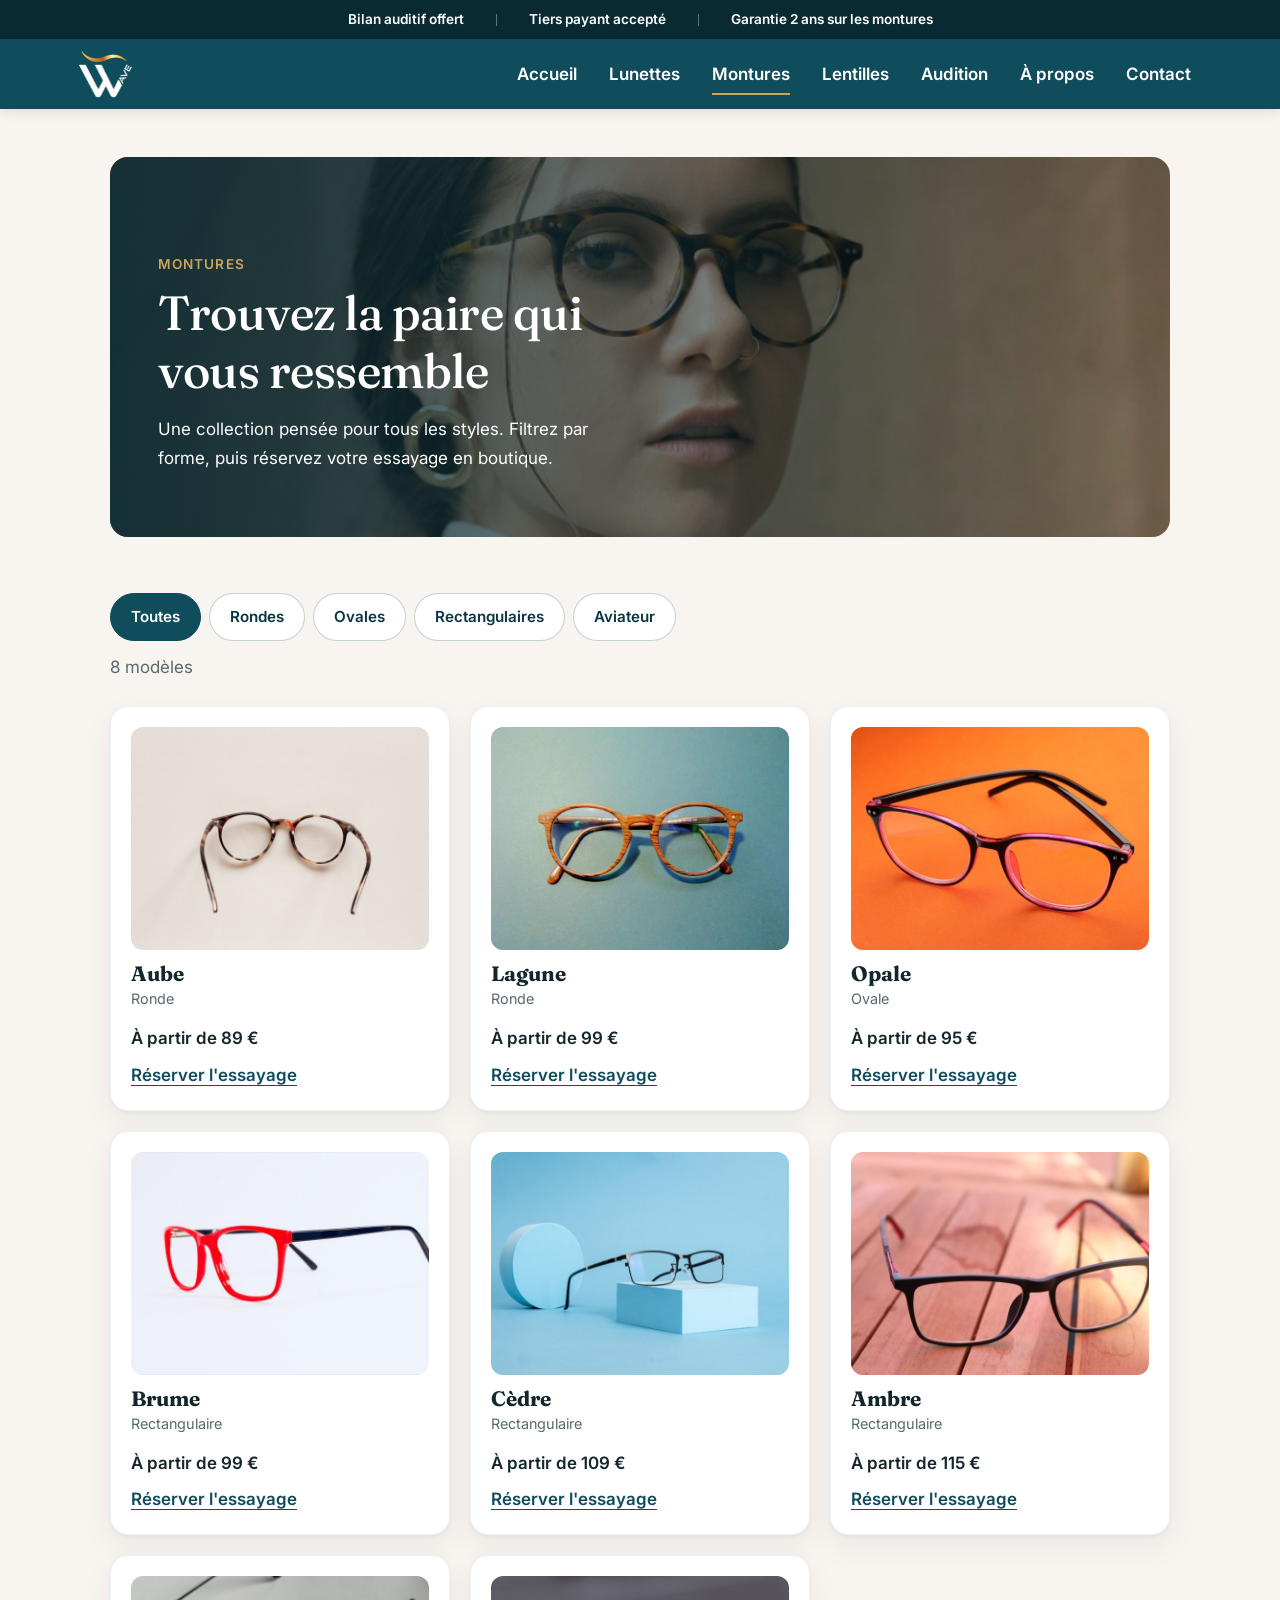
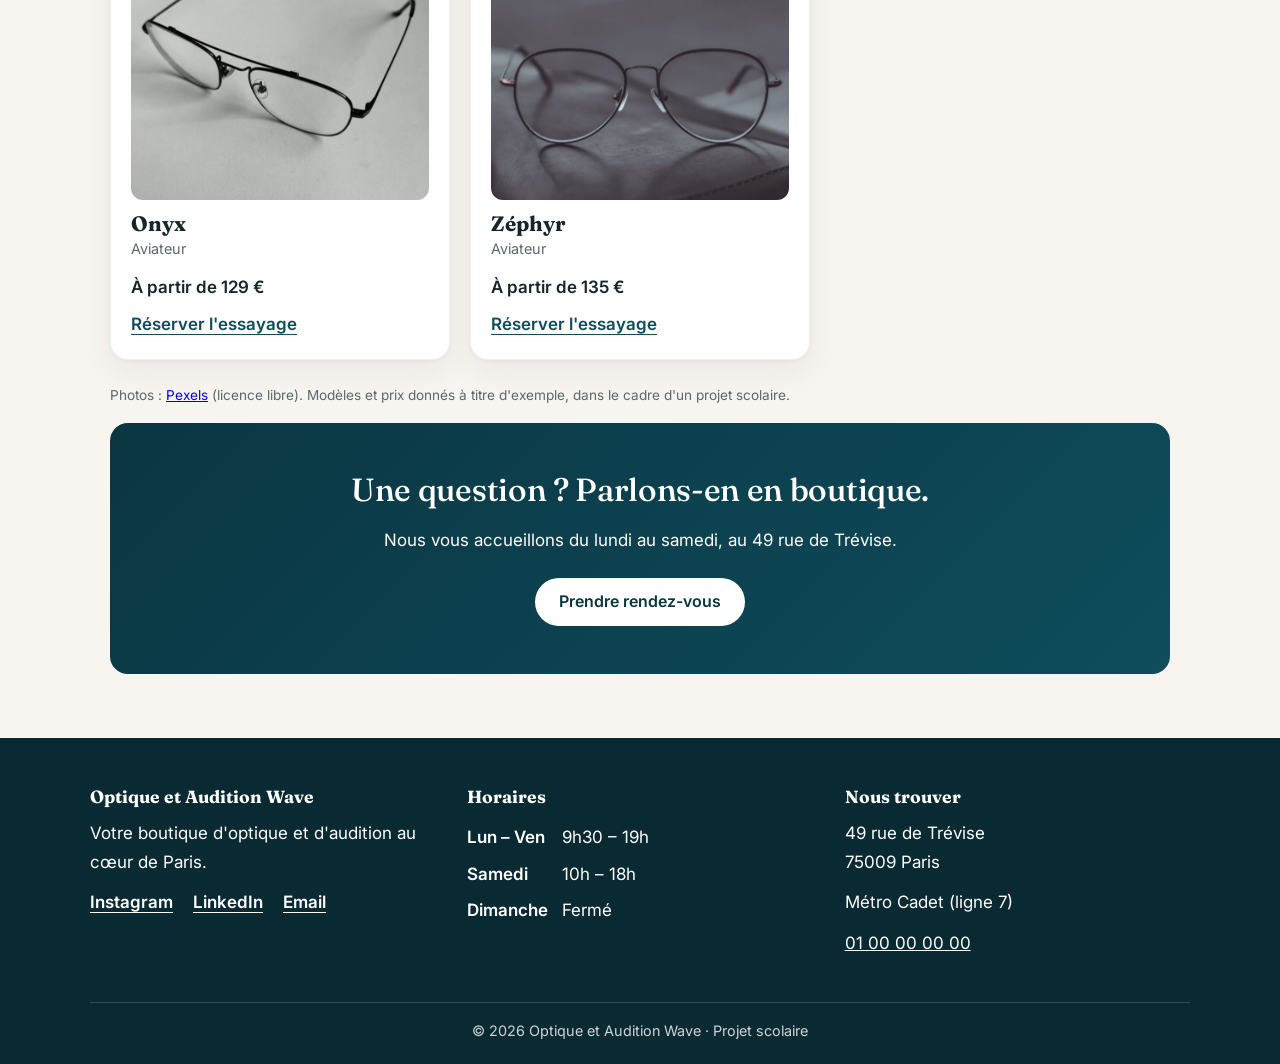
<file: pages/montures.html>
<!DOCTYPE html>
<html lang="fr">

<head>
    <title>Montures – Optique et Audition Wave</title>
    <meta charset="utf-8">
    <meta name="viewport" content="width=device-width, initial-scale=1">
    <meta name="description" content="Découvrez notre collection de montures : rondes, ovales, rectangulaires et aviateur.">
    <meta property="og:title" content="Montures – Optique et Audition Wave">
    <meta property="og:description" content="Découvrez notre collection de montures : rondes, ovales, rectangulaires et aviateur.">
    <meta property="og:type" content="website">
    <link rel="icon" type="image/png" href="../images/logo.png">
    <link rel="preconnect" href="https://fonts.googleapis.com">
    <link rel="preconnect" href="https://fonts.gstatic.com" crossorigin>
    <link href="https://fonts.googleapis.com/css2?family=Fraunces:wght@500;600&family=Inter:wght@400;600&display=swap" rel="stylesheet">
    <link rel="stylesheet" href="../css/style.css">
</head>

<body>
    <div class="announce"><span>Bilan auditif offert</span><span>Tiers payant accepté</span><span>Garantie 2 ans sur les montures</span></div>
    <header>
        <a href="../index.html"><img class="logo" src="../images/logo.png" alt="Optique et Audition Wave"></a>
        <button class="menu-toggle" aria-label="Ouvrir le menu" aria-expanded="false" aria-controls="menu"><span></span><span></span><span></span></button>
        <nav class="menu" id="menu">
            <ul><li><a href="../index.html">Accueil</a></li><li><a href="lunettes.html">Lunettes</a></li><li><a href="montures.html" aria-current="page">Montures</a></li><li><a href="lentilles.html">Lentilles</a></li><li><a href="audition.html">Audition</a></li><li><a href="apropos.html">À propos</a></li><li><a href="contact.html">Contact</a></li></ul>
        </nav>
    </header>
    <main>
        <section class="page-hero" style="--pos: 50% 30%">
            <img src="../images/lunette.jpg" alt="Femme portant des lunettes rondes">
            <div>
                <p class="eyebrow">Montures</p>
                <h1>Trouvez la paire qui vous ressemble</h1>
                <p>Une collection pensée pour tous les styles. Filtrez par forme, puis réservez votre essayage en boutique.</p>
            </div>
        </section>

        <section class="catalogue">
            <div class="filters" role="group" aria-label="Filtrer par forme"><button class="chip" aria-pressed="true" data-filter="all">Toutes</button><button class="chip" aria-pressed="false" data-filter="round">Rondes</button><button class="chip" aria-pressed="false" data-filter="oval">Ovales</button><button class="chip" aria-pressed="false" data-filter="rect">Rectangulaires</button><button class="chip" aria-pressed="false" data-filter="aviator">Aviateur</button></div>
            <p class="count" aria-live="polite"><span data-count-models>8</span> modèles</p>
            <div class="models">
            <article class="model" data-shape="round">
                <div class="photo"><img src="../images/montures/aube.jpg" alt="Monture Aube" loading="lazy"></div>
                <h3>Aube</h3>
                <p class="shape">Ronde</p>
                <p class="price">À partir de 89 €</p>
                <a class="link" href="contact.html?service=Essayage&model=Aube">Réserver l'essayage</a>
            </article>
            <article class="model" data-shape="round">
                <div class="photo"><img src="../images/montures/lagune.jpg" alt="Monture Lagune" loading="lazy"></div>
                <h3>Lagune</h3>
                <p class="shape">Ronde</p>
                <p class="price">À partir de 99 €</p>
                <a class="link" href="contact.html?service=Essayage&model=Lagune">Réserver l'essayage</a>
            </article>
            <article class="model" data-shape="oval">
                <div class="photo"><img src="../images/montures/opale.jpg" alt="Monture Opale" loading="lazy"></div>
                <h3>Opale</h3>
                <p class="shape">Ovale</p>
                <p class="price">À partir de 95 €</p>
                <a class="link" href="contact.html?service=Essayage&model=Opale">Réserver l'essayage</a>
            </article>
            <article class="model" data-shape="rect">
                <div class="photo"><img src="../images/montures/brume.jpg" alt="Monture Brume" loading="lazy"></div>
                <h3>Brume</h3>
                <p class="shape">Rectangulaire</p>
                <p class="price">À partir de 99 €</p>
                <a class="link" href="contact.html?service=Essayage&model=Brume">Réserver l'essayage</a>
            </article>
            <article class="model" data-shape="rect">
                <div class="photo"><img src="../images/montures/cedre.jpg" alt="Monture Cèdre" loading="lazy"></div>
                <h3>Cèdre</h3>
                <p class="shape">Rectangulaire</p>
                <p class="price">À partir de 109 €</p>
                <a class="link" href="contact.html?service=Essayage&model=Cèdre">Réserver l'essayage</a>
            </article>
            <article class="model" data-shape="rect">
                <div class="photo"><img src="../images/montures/ambre.jpg" alt="Monture Ambre" loading="lazy"></div>
                <h3>Ambre</h3>
                <p class="shape">Rectangulaire</p>
                <p class="price">À partir de 115 €</p>
                <a class="link" href="contact.html?service=Essayage&model=Ambre">Réserver l'essayage</a>
            </article>
            <article class="model" data-shape="aviator">
                <div class="photo"><img src="../images/montures/onyx.jpg" alt="Monture Onyx" loading="lazy"></div>
                <h3>Onyx</h3>
                <p class="shape">Aviateur</p>
                <p class="price">À partir de 129 €</p>
                <a class="link" href="contact.html?service=Essayage&model=Onyx">Réserver l'essayage</a>
            </article>
            <article class="model" data-shape="aviator">
                <div class="photo"><img src="../images/montures/zephyr.jpg" alt="Monture Zéphyr" loading="lazy"></div>
                <h3>Zéphyr</h3>
                <p class="shape">Aviateur</p>
                <p class="price">À partir de 135 €</p>
                <a class="link" href="contact.html?service=Essayage&model=Zéphyr">Réserver l'essayage</a>
            </article>
            </div>
            <p class="legal-note">Photos : <a href="https://www.pexels.com" target="_blank" rel="noopener">Pexels</a> (licence libre). Modèles et prix donnés à titre d'exemple, dans le cadre d'un projet scolaire.</p>
        </section>

        <section class="cta-band">
            <h2>Une question ? Parlons-en en boutique.</h2>
            <p>Nous vous accueillons du lundi au samedi, au 49 rue de Trévise.</p>
            <a class="btn btn-light" href="contact.html">Prendre rendez-vous</a>
        </section>
    </main>

    <footer>
        <div class="footer-grid">
            <div>
                <h3>Optique et Audition Wave</h3>
                <p>Votre boutique d'optique et d'audition au cœur de Paris.</p>
                <p class="social"><a href="https://www.instagram.com/ton_compte" target="_blank" rel="noopener">Instagram</a><a href="https://www.linkedin.com/in/ton-profil" target="_blank" rel="noopener">LinkedIn</a><a href="mailto:ton.email@example.com">Email</a></p>
            </div>
            <div>
                <h3>Horaires</h3>
                <ul class="hours">
                    <li><span>Lun – Ven</span> 9h30 – 19h</li>
                    <li><span>Samedi</span> 10h – 18h</li>
                    <li><span>Dimanche</span> Fermé</li>
                </ul>
            </div>
            <div>
                <h3>Nous trouver</h3>
                <p>49 rue de Trévise<br>75009 Paris</p>
                <p>Métro Cadet (ligne 7)</p>
                <p><a href="tel:+33100000000">01 00 00 00 00</a></p>
            </div>
        </div>
        <p class="copyright">© 2026 Optique et Audition Wave · Projet scolaire</p>
    </footer>
    <button class="back-to-top" aria-label="Retour en haut"></button>
    <script src="../js/main.js"></script>
    <script src="../js/montures.js"></script>
</body>

</html>
</file>
<file: css/style.css>
/* ---------- Variables ---------- */

:root {
    --primary: #0f4c5c;
    --primary-dark: #0a3642;
    --primary-light: #e3eff1;
    --sand: #f8f5f0;
    --ink: #14262b;
    --muted: #58696d;
    --accent: #c9a45c;
    --white: #ffffff;
    --radius: 18px;
    --shadow: 0 8px 30px rgba(20, 38, 43, 0.08);
}

/* ---------- Base ---------- */

*,
*::before,
*::after {
    box-sizing: border-box;
}

body {
    margin: 0;
    background-color: var(--sand);
    color: var(--ink);
    font-family: "Inter", system-ui, sans-serif;
    font-size: 17px;
    line-height: 1.7;
}

img {
    max-width: 100%;
    display: block;
}

h1,
h2,
h3 {
    font-family: "Fraunces", Georgia, serif;
    line-height: 1.2;
    margin: 0 0 16px;
}

h1 {
    font-size: clamp(2rem, 4vw, 3rem);
    font-weight: 600;
}

h2 {
    font-size: clamp(1.5rem, 3vw, 2rem);
    font-weight: 600;
    color: var(--primary-dark);
}

p {
    margin: 0 0 16px;
}

/* ---------- Header ---------- */

header {
    position: sticky;
    top: 0;
    z-index: 10;
    display: flex;
    justify-content: space-between;
    align-items: center;
    padding: 10px 6vw;
    background-color: var(--primary);
    box-shadow: 0 2px 12px rgba(0, 0, 0, 0.12);
}

.logo {
    height: 50px;
    width: auto;
}

nav ul {
    list-style: none;
    display: flex;
    gap: 8px;
    margin: 0;
    padding: 0;
}

nav ul li a {
    display: block;
    padding: 8px 16px;
    border-radius: 999px;
    color: var(--white);
    font-weight: 600;
    text-decoration: none;
    transition: background-color 0.2s;
}

nav ul li a:hover,
nav ul li a[aria-current="page"] {
    background-color: rgba(255, 255, 255, 0.22);
}

/* ---------- Layout ---------- */

main {
    max-width: 1100px;
    margin: 0 auto;
    padding: 48px 20px 24px;
}

main > h1 {
    margin-bottom: 32px;
}

.contener1,
.contener2,
.contener3 {
    display: flex;
    align-items: center;
    gap: 48px;
    padding: 36px;
    margin-bottom: 32px;
    background-color: var(--white);
    border-radius: var(--radius);
    box-shadow: var(--shadow);
}

.section1,
.section2 {
    flex: 1;
}

.p1 {
    flex: 1;
}

.image1,
.image2,
.image3,
#stand,
#image4 {
    flex: 0 0 340px;
    width: 340px;
    height: auto;
    border-radius: var(--radius);
    object-fit: cover;
}

#stand {
    flex-basis: 260px;
    width: 260px;
}

.image1 {
    aspect-ratio: 1;
}

/* ---------- Texte ---------- */

.p1 p:last-child,
.section1 p:last-child,
.section2 p:last-child {
    margin-bottom: 0;
}

.tips {
    margin: 0 0 16px;
    padding-left: 22px;
}

.tips li {
    margin-bottom: 6px;
}

.tips li::marker {
    color: var(--primary);
}

.learn-more,
.btn {
    display: inline-block;
    margin-top: 8px;
    padding: 10px 24px;
    border-radius: 999px;
    background-color: var(--primary);
    color: var(--white);
    font-weight: 600;
    text-decoration: none;
    border: none;
    cursor: pointer;
    font-family: inherit;
    font-size: 1rem;
    transition: background-color 0.2s, transform 0.2s;
}

.learn-more:hover,
.btn:hover {
    background-color: var(--primary-dark);
    transform: translateY(-2px);
}

/* ---------- Footer ---------- */

body > footer {
    margin-top: 32px;
    padding: 48px 20px 20px;
    background-color: var(--primary-dark);
    color: var(--white);
}

body > footer p {
    margin: 0 0 12px;
}

body > footer a {
    color: var(--white);
}

body > footer h3 {
    font-size: 1.1rem;
    margin-bottom: 12px;
}

.footer-grid {
    max-width: 1100px;
    margin: 0 auto;
    display: grid;
    grid-template-columns: repeat(auto-fit, minmax(220px, 1fr));
    gap: 32px;
}

.copyright {
    max-width: 1100px;
    margin: 32px auto 0;
    padding-top: 16px;
    border-top: 1px solid rgba(255, 255, 255, 0.2);
    font-size: 0.9rem;
    opacity: 0.8;
    text-align: center;
}

.hours {
    list-style: none;
    margin: 0;
    padding: 0;
}

.hours li {
    padding: 4px 0;
}

.hours span {
    display: inline-block;
    min-width: 90px;
    font-weight: 600;
}





/* ---------- Formulaire ---------- */

.contact-section {
    max-width: 640px;
    margin: 0 auto 32px;
    padding: 36px;
    background-color: var(--white);
    border-radius: var(--radius);
    box-shadow: var(--shadow);
}

.contact-section form {
    display: flex;
    flex-direction: column;
    gap: 6px;
    margin-top: 24px;
}

.contact-section label {
    font-weight: 600;
    margin-top: 10px;
}

.contact-section input,
.contact-section textarea {
    padding: 12px 14px;
    border: 1px solid #c9d9dd;
    border-radius: 10px;
    background-color: var(--sand);
    font: inherit;
}

.contact-section input:focus,
.contact-section textarea:focus {
    outline: 2px solid var(--primary);
    border-color: var(--primary);
}

.contact-section button {
    margin-top: 18px;
    align-self: flex-start;
}

#statusMessage {
    margin-top: 12px;
    color: var(--primary-dark);
}

/* ---------- Mobile ---------- */

@media (max-width: 800px) {
    body {
        font-size: 16px;
    }

    header {
        flex-direction: column;
        gap: 8px;
        padding: 10px 16px;
    }

    nav ul {
        gap: 2px;
    }

    nav ul li a {
        padding: 6px 12px;
    }

    main {
        padding-top: 28px;
    }

    .contener1,
    .contener2,
    .contener3 {
        flex-direction: column;
        padding: 20px;
        gap: 24px;
    }

    /* l'image passe toujours au-dessus du texte */
    .contener2 > img {
        order: -1;
    }

    .image1,
    .image2,
    .image3,
    #stand,
    #image4 {
        flex: none;
        width: 100%;
        max-width: 420px;
    }

    .contact-section {
        padding: 22px;
    }
}

/* ---------- Services (page Audition) ---------- */

.services {
    padding: 36px;
    margin-bottom: 32px;
    background-color: var(--primary-light);
    border-radius: var(--radius);
}

.cards {
    display: grid;
    grid-template-columns: repeat(auto-fit, minmax(220px, 1fr));
    gap: 20px;
    margin: 24px 0;
}

.cards article {
    padding: 24px;
    background-color: var(--white);
    border-radius: var(--radius);
    box-shadow: var(--shadow);
}


.cards h3 {
    font-size: 1.2rem;
}

.cards p {
    margin: 0;
    color: var(--muted);
}

/* ---------- Accueil, menu mobile, carte, animations ---------- */

.hero-intro {
    margin-bottom: 32px;
}

.hero-intro h1 {
    margin-bottom: 20px;
}

.find-us iframe {
    flex: 0 0 420px;
    width: 420px;
    height: 280px;
    border: 0;
    border-radius: var(--radius);
}

.menu-toggle {
    display: none;
    flex-direction: column;
    gap: 4px;
    padding: 8px 12px;
    border: none;
    border-radius: 10px;
    background-color: rgba(255, 255, 255, 0.22);
    cursor: pointer;
}

.reveal {
    opacity: 0;
    transform: translateY(24px);
    transition: opacity 0.6s ease, transform 0.6s ease;
}

.reveal.visible {
    opacity: 1;
    transform: none;
}

@media (prefers-reduced-motion: reduce) {
    .reveal {
        opacity: 1;
        transform: none;
        transition: none;
    }
}

@media (max-width: 800px) {
    header {
        flex-direction: row;
        flex-wrap: wrap;
    }

    .menu-toggle {
        display: flex;
    }

    nav.menu {
        display: none;
        flex-basis: 100%;
    }

    nav.menu.open {
        display: block;
    }

    nav.menu ul {
        flex-direction: column;
        padding-top: 8px;
    }

    .find-us iframe {
        flex: none;
        width: 100%;
    }
}

/* ---------- Hero (accueil) ---------- */

.hero {
    display: flex;
    align-items: center;
    gap: 48px;
    padding: 48px;
    margin-bottom: 32px;
    background: linear-gradient(135deg, var(--primary-light), var(--white));
    border-radius: var(--radius);
    box-shadow: var(--shadow);
}

.hero-text {
    flex: 1;
}

.hero-img {
    flex: 0 0 340px;
    width: 340px;
    aspect-ratio: 1;
    object-fit: cover;
    border-radius: 50%;
    box-shadow: var(--shadow);
}

.eyebrow {
    margin-bottom: 8px;
    color: var(--primary-dark);
    font-weight: 600;
    letter-spacing: 0.08em;
    text-transform: uppercase;
    font-size: 0.85rem;
}

.lead {
    font-size: 1.15rem;
    color: var(--muted);
}

.hero-actions {
    display: flex;
    flex-wrap: wrap;
    gap: 12px;
    margin-top: 24px;
}

.btn-outline {
    background-color: transparent;
    color: var(--primary-dark);
    box-shadow: inset 0 0 0 2px var(--primary);
}

.btn-outline:hover {
    background-color: var(--primary);
    color: var(--white);
}

#services {
    scroll-margin-top: 90px;
}

@media (max-width: 800px) {
    .hero {
        flex-direction: column-reverse;
        padding: 24px;
        gap: 24px;
        text-align: center;
    }

    .hero-img {
        flex: none;
        width: 220px;
    }

    .hero-actions {
        justify-content: center;
    }
}

/* ---------- Sections de l'accueil ---------- */

.section-title {
    text-align: center;
    margin-bottom: 28px;
}

.stats {
    display: grid;
    grid-template-columns: repeat(auto-fit, minmax(160px, 1fr));
    gap: 20px;
    padding: 36px;
    margin-bottom: 48px;
    background-color: var(--primary);
    color: var(--white);
    border-radius: var(--radius);
    text-align: center;
}

.stats strong {
    display: block;
    font-family: "Fraunces", Georgia, serif;
    font-size: clamp(2rem, 4vw, 2.8rem);
    line-height: 1.1;
}

.stats [data-plus]::after {
    content: "+";
}

.why,
.testimonials,
.faq {
    margin-bottom: 56px;
}

.testimonials .cards {
    grid-template-columns: repeat(auto-fit, minmax(240px, 1fr));
}

blockquote {
    margin: 0;
    padding: 24px;
    background-color: var(--white);
    border-radius: var(--radius);
    box-shadow: var(--shadow);
}

blockquote p {
    font-style: italic;
}

blockquote cite {
    font-style: normal;
    font-weight: 600;
    color: var(--primary-dark);
}

.stars {
    color: #e0a526;
    letter-spacing: 3px;
    font-style: normal;
    margin-bottom: 8px;
}

.cards article,
blockquote,
.contener1,
.contener2,
.contener3 {
    transition: transform 0.25s, box-shadow 0.25s, opacity 0.6s;
}

.cards article:hover,
blockquote:hover {
    transform: translateY(-6px);
    box-shadow: 0 16px 40px rgba(20, 38, 43, 0.14);
}

.faq {
    max-width: 760px;
    margin-left: auto;
    margin-right: auto;
}

.faq details {
    margin-bottom: 12px;
    background-color: var(--white);
    border-radius: 14px;
    box-shadow: var(--shadow);
}

.faq summary {
    padding: 16px 20px;
    font-weight: 600;
    cursor: pointer;
    list-style: none;
    display: flex;
    justify-content: space-between;
    gap: 16px;
}

.faq summary::-webkit-details-marker {
    display: none;
}

.faq summary::after {
    content: "+";
    color: var(--primary);
    font-size: 1.4rem;
    line-height: 1;
    transition: transform 0.25s;
}

.faq details[open] summary::after {
    transform: rotate(45deg);
}

.faq details p {
    margin: 0;
    padding: 0 20px 18px;
    color: var(--muted);
}

.cta-band {
    padding: 48px 24px;
    margin-bottom: 8px;
    background: linear-gradient(135deg, var(--primary), var(--primary-dark));
    color: var(--white);
    border-radius: var(--radius);
    text-align: center;
}

.cta-band h2 {
    color: var(--white);
}

.btn-light {
    background-color: var(--white);
    color: var(--primary-dark);
}

.btn-light:hover {
    background-color: var(--primary-light);
}

/* ---------- Animations et finitions ---------- */

header {
    transition: padding 0.25s, box-shadow 0.25s;
}

header.scrolled {
    padding-top: 4px;
    padding-bottom: 4px;
    box-shadow: 0 4px 20px rgba(0, 0, 0, 0.2);
}

header.scrolled .logo {
    height: 40px;
}

.logo {
    transition: height 0.25s;
}

@keyframes fade-up {
    from {
        opacity: 0;
        transform: translateY(24px);
    }
    to {
        opacity: 1;
        transform: none;
    }
}

@keyframes float {
    50% {
        transform: translateY(-10px);
    }
}

.hero-text > * {
    opacity: 0;
    animation: fade-up 0.7s ease forwards;
}

.hero-text > :nth-child(2) { animation-delay: 0.1s; }
.hero-text > :nth-child(3) { animation-delay: 0.2s; }
.hero-text > :nth-child(4) { animation-delay: 0.3s; }

.hero-img {
    animation: float 6s ease-in-out infinite;
}

.cards article.reveal:nth-child(2),
blockquote.reveal:nth-child(2) { transition-delay: 0.1s; }
.cards article.reveal:nth-child(3),
blockquote.reveal:nth-child(3) { transition-delay: 0.2s; }

.back-to-top {
    position: fixed;
    right: 20px;
    bottom: 20px;
    width: 46px;
    height: 46px;
    border: none;
    border-radius: 50%;
    background-color: var(--primary);
    color: var(--white);
    box-shadow: var(--shadow);
    cursor: pointer;
    opacity: 0;
    pointer-events: none;
    transform: translateY(10px);
    transition: opacity 0.3s, transform 0.3s, background-color 0.2s;
}

.back-to-top.show {
    opacity: 1;
    pointer-events: auto;
    transform: none;
}

.back-to-top:hover {
    background-color: var(--primary-dark);
}

html {
    scroll-behavior: smooth;
}

@media (prefers-reduced-motion: reduce) {
    html { scroll-behavior: auto; }
    .hero-img { animation: none; }
    .hero-text > * { opacity: 1; animation: none; }
}

.find-us a:not(.btn) {
    color: var(--primary-dark);
    font-weight: 600;
}

/* ---------- Finitions « pro » ---------- */

h1,
h2 {
    font-weight: 500;
    letter-spacing: -0.01em;
}

/* Navigation : soulignement doré à la place de la pastille */
nav ul li a {
    position: relative;
    border-radius: 0;
    padding: 8px 12px;
}

nav ul li a::after {
    content: "";
    position: absolute;
    left: 12px;
    right: 12px;
    bottom: 2px;
    height: 2px;
    background-color: var(--accent);
    transform: scaleX(0);
    transform-origin: left;
    transition: transform 0.25s;
}

nav ul li a:hover,
nav ul li a[aria-current="page"] {
    background-color: transparent;
}

nav ul li a:hover::after,
nav ul li a[aria-current="page"]::after {
    transform: scaleX(1);
}

/* Cartes : bordure fine plutôt qu'une grosse ombre */
.contener1,
.contener2,
.contener3,
.cards article,
blockquote,
.faq details,
.contact-section {
    border: 1px solid rgba(15, 76, 92, 0.08);
    box-shadow: 0 2px 4px rgba(20, 38, 43, 0.04), 0 12px 32px rgba(20, 38, 43, 0.06);
}

/* Titres de section avec filet doré */
.section-title::after,
.services h2::after {
    content: "";
    display: block;
    width: 48px;
    height: 3px;
    margin: 14px auto 0;
    background-color: var(--accent);
    border-radius: 2px;
}

.services h2::after {
    margin-left: 0;
}

/* Hero sombre et plein */
.hero {
    background: linear-gradient(135deg, var(--primary-dark), var(--primary) 70%);
    color: var(--white);
    border: none;
    padding: 64px 56px;
}

.hero h1 {
    color: var(--white);
}

.hero .eyebrow {
    color: var(--accent);
}

.hero .lead {
    color: rgba(255, 255, 255, 0.82);
}

.hero .btn {
    background-color: var(--white);
    color: var(--primary-dark);
}

.hero .btn:hover {
    background-color: var(--primary-light);
}

.hero .btn-outline {
    background-color: transparent;
    color: var(--white);
    box-shadow: inset 0 0 0 2px rgba(255, 255, 255, 0.6);
}

.hero .btn-outline:hover {
    background-color: var(--white);
    color: var(--primary-dark);
}

.hero-img {
    box-shadow: 0 0 0 8px rgba(255, 255, 255, 0.12), 0 24px 48px rgba(0, 0, 0, 0.3);
}

/* Chiffres clés */
.stats {
    background: linear-gradient(135deg, var(--primary), var(--primary-dark));
}

.stats strong {
    color: var(--accent);
}

.stats span {
    font-size: 0.95rem;
    opacity: 0.9;
}

/* Icônes et étoiles */

.eyebrow {
    color: var(--primary);
}

.cta-band {
    background: linear-gradient(135deg, var(--primary-dark), var(--primary));
}

.cta-band h2 {
    letter-spacing: -0.01em;
}

body > footer {
    background-color: #0a2a33;
}

@media (max-width: 800px) {
    .hero {
        padding: 32px 24px;
    }
}

blockquote .stars {
    color: var(--accent);
}

/* ---------- Inspiration grandes enseignes d'optique ---------- */

.announce {
    display: flex;
    justify-content: center;
    flex-wrap: wrap;
    gap: 8px 32px;
    padding: 8px 16px;
    background-color: #0a2a33;
    color: var(--white);
    font-size: 0.85rem;
    font-weight: 600;
}


.reassurance {
    display: grid;
    grid-template-columns: repeat(auto-fit, minmax(200px, 1fr));
    gap: 16px;
    margin-bottom: 56px;
}

.reassurance div {
    display: flex;
    flex-direction: column;
    align-items: center;
    padding: 8px;
    text-align: center;
}


.reassurance span {
    color: var(--muted);
    font-size: 0.9rem;
}

.tiles-section {
    margin-bottom: 56px;
    scroll-margin-top: 90px;
}

.tiles {
    display: grid;
    grid-template-columns: repeat(auto-fit, minmax(230px, 1fr));
    gap: 20px;
}

.tile {
    position: relative;
    display: block;
    aspect-ratio: 3 / 4;
    overflow: hidden;
    border-radius: var(--radius);
    color: var(--white);
    text-decoration: none;
    box-shadow: var(--shadow);
}

.tile img {
    width: 100%;
    height: 100%;
    object-fit: cover;
    transition: transform 0.6s ease;
}

.tile::after {
    content: "";
    position: absolute;
    inset: 0;
    background: linear-gradient(to top, rgba(10, 42, 51, 0.85), rgba(10, 42, 51, 0) 55%);
}

.tile div {
    position: absolute;
    left: 20px;
    right: 20px;
    bottom: 18px;
    z-index: 1;
}

.tile h3 {
    margin-bottom: 4px;
    font-size: 1.5rem;
}

.tile span {
    font-weight: 600;
    font-size: 0.95rem;
}


.tile:hover img {
    transform: scale(1.08);
}












.steps {
    margin-bottom: 56px;
}

.steps ol {
    display: grid;
    grid-template-columns: repeat(auto-fit, minmax(220px, 1fr));
    gap: 24px;
    margin: 0;
    padding: 0;
    list-style: none;
    counter-reset: step;
}

.steps li {
    text-align: center;
}

.steps li > span {
    display: inline-flex;
    align-items: center;
    justify-content: center;
    width: 52px;
    height: 52px;
    margin-bottom: 12px;
    border-radius: 50%;
    background-color: var(--primary);
    color: var(--white);
    font-family: "Fraunces", Georgia, serif;
    font-size: 1.4rem;
    box-shadow: 0 0 0 6px var(--primary-light);
}

.steps p {
    color: var(--muted);
}

@media (max-width: 800px) {
}

/* ---------- Sans icônes : typographie et filets ---------- */

.menu-toggle span {
    display: block;
    width: 20px;
    height: 2px;
    border-radius: 2px;
    background-color: var(--white);
}

.back-to-top::before {
    content: "";
    display: block;
    width: 10px;
    height: 10px;
    margin: 4px auto 0;
    border-top: 2px solid var(--white);
    border-left: 2px solid var(--white);
    transform: rotate(45deg);
}

.announce span + span::before {
    content: "";
    display: inline-block;
    width: 1px;
    height: 12px;
    margin-right: 32px;
    vertical-align: middle;
    background-color: rgba(255, 255, 255, 0.35);
}

@media (max-width: 800px) {
    .announce span + span::before {
        display: none;
    }
}

.reassurance div + div {
    border-left: 1px solid rgba(15, 76, 92, 0.15);
}

.reassurance strong {
    font-family: "Fraunces", Georgia, serif;
    font-size: 1.15rem;
    font-weight: 600;
    color: var(--primary-dark);
}

.num {
    display: block;
    margin-bottom: 8px;
    font-family: "Fraunces", Georgia, serif;
    font-size: 2.4rem;
    line-height: 1;
    color: var(--accent);
}

.social a {
    margin-right: 20px;
    font-weight: 600;
    text-decoration: underline;
    text-underline-offset: 4px;
}

.tile span {
    border-bottom: 2px solid var(--accent);
    padding-bottom: 2px;
    transition: padding-right 0.25s;
}

.tile:hover span {
    padding-right: 12px;
}

blockquote::before {
    content: "\201C";
    display: block;
    height: 36px;
    font-family: "Fraunces", Georgia, serif;
    font-size: 4rem;
    line-height: 1;
    color: var(--accent);
}

.hours.dark li {
    border-bottom: 1px solid #dfeaed;
}

/* ---------- Bannière de page ---------- */

.page-hero {
    position: relative;
    display: flex;
    align-items: flex-end;
    min-height: 380px;
    margin-bottom: 56px;
    overflow: hidden;
    border-radius: var(--radius);
    color: var(--white);
}

.page-hero img {
    position: absolute;
    inset: 0;
    width: 100%;
    height: 100%;
    object-fit: cover;
    object-position: var(--pos, center);
}

.page-hero::after {
    content: "";
    position: absolute;
    inset: 0;
    background: linear-gradient(90deg, rgba(10, 42, 51, 0.92), rgba(10, 42, 51, 0.55) 55%, rgba(10, 42, 51, 0.1));
}

.page-hero > div {
    position: relative;
    z-index: 1;
    max-width: 560px;
    padding: 48px;
}

.page-hero h1 {
    color: var(--white);
}

.page-hero .eyebrow {
    color: var(--accent);
}

.page-hero .btn {
    background-color: var(--white);
    color: var(--primary-dark);
}

/* ---------- Onglets ---------- */

.tabs-section {
    margin-bottom: 56px;
}

.tablist {
    display: flex;
    flex-wrap: wrap;
    gap: 8px;
    margin-bottom: 16px;
    justify-content: center;
}

.tablist button,
.chip,
.pills button,
.slots button,
.pills label span {
    padding: 10px 20px;
    border: 1px solid rgba(15, 76, 92, 0.25);
    border-radius: 999px;
    background-color: var(--white);
    color: var(--primary-dark);
    font: inherit;
    font-weight: 600;
    font-size: 0.95rem;
    cursor: pointer;
    transition: background-color 0.2s, color 0.2s, border-color 0.2s;
}

.tablist button:hover,
.chip:hover {
    border-color: var(--primary);
}

.tablist button[aria-selected="true"],
.chip[aria-pressed="true"] {
    background-color: var(--primary);
    border-color: var(--primary);
    color: var(--white);
}

.tabpanels [role="tabpanel"] {
    display: grid;
    grid-template-columns: 1.2fr 1fr;
    gap: 40px;
    padding: 36px;
    background-color: var(--white);
    border: 1px solid rgba(15, 76, 92, 0.08);
    border-radius: var(--radius);
    box-shadow: 0 2px 4px rgba(20, 38, 43, 0.04), 0 12px 32px rgba(20, 38, 43, 0.06);
}

.tabpanels [role="tabpanel"][hidden] {
    display: none;
}

.tabpanels h3 {
    font-size: 1.6rem;
}

.mini-title {
    margin-bottom: 8px;
    font-size: 0.8rem;
    font-weight: 600;
    letter-spacing: 0.08em;
    text-transform: uppercase;
    color: var(--muted);
}

.note {
    margin: 0;
    padding-top: 12px;
    border-top: 1px solid rgba(15, 76, 92, 0.12);
    color: var(--primary-dark);
    font-weight: 600;
}

.tips.two-col {
    columns: 2;
    column-gap: 40px;
}

/* ---------- Valeurs ---------- */

.values {
    display: grid;
    grid-template-columns: repeat(auto-fit, minmax(240px, 1fr));
    gap: 32px;
    margin-bottom: 56px;
}

.values article {
    padding-top: 20px;
    border-top: 2px solid var(--accent);
}

.values p {
    color: var(--muted);
}

/* ---------- Liste de réflexes ---------- */

.checklist-section {
    display: grid;
    grid-template-columns: 1fr 1.2fr;
    gap: 48px;
    align-items: start;
    padding: 40px;
    margin-bottom: 56px;
    background-color: var(--white);
    border: 1px solid rgba(15, 76, 92, 0.08);
    border-radius: var(--radius);
    box-shadow: 0 2px 4px rgba(20, 38, 43, 0.04), 0 12px 32px rgba(20, 38, 43, 0.06);
}

.checklist {
    margin: 0;
    padding: 0;
    list-style: none;
}

.checklist li + li {
    border-top: 1px solid rgba(15, 76, 92, 0.1);
}

.checklist label {
    display: flex;
    align-items: center;
    gap: 14px;
    padding: 12px 0;
    cursor: pointer;
}

.checklist input {
    appearance: none;
    flex: 0 0 22px;
    width: 22px;
    height: 22px;
    border: 2px solid var(--primary);
    border-radius: 6px;
    cursor: pointer;
    transition: background-color 0.2s;
}

.checklist input:checked {
    background-color: var(--primary);
}

.checklist input:checked::after {
    content: "";
    display: block;
    width: 6px;
    height: 11px;
    margin: 1px auto 0;
    border: solid var(--white);
    border-width: 0 2px 2px 0;
    transform: rotate(45deg);
}

.checklist input:checked + span {
    color: var(--muted);
    text-decoration: line-through;
}

.bar {
    height: 8px;
    margin: 24px 0 10px;
    border-radius: 999px;
    background-color: var(--primary-light);
    overflow: hidden;
}

.bar span {
    display: block;
    width: 0;
    height: 100%;
    background-color: var(--primary);
    transition: width 0.4s ease;
}

/* ---------- Catalogue de montures ---------- */

.filters {
    display: flex;
    flex-wrap: wrap;
    gap: 8px;
    margin-bottom: 12px;
}

.count {
    margin-bottom: 24px;
    color: var(--muted);
}

.models {
    display: grid;
    grid-template-columns: repeat(auto-fill, minmax(280px, 1fr));
    gap: 20px;
}

.model[hidden] {
    display: none;
}

.model {
    padding: 20px;
    background-color: var(--white);
    border: 1px solid rgba(15, 76, 92, 0.08);
    border-radius: var(--radius);
    box-shadow: 0 2px 4px rgba(20, 38, 43, 0.04), 0 12px 32px rgba(20, 38, 43, 0.06);
}

.model h3 {
    margin: 12px 0 0;
    font-size: 1.3rem;
}

.photo {
    aspect-ratio: 4 / 3;
    overflow: hidden;
    border-radius: 12px;
    background-color: var(--primary-light);
}

.photo img {
    width: 100%;
    height: 100%;
    object-fit: cover;
    transition: transform 0.5s ease;
}

.model:hover .photo img {
    transform: scale(1.06);
}

.shape {
    margin: 0 0 12px;
    color: var(--muted);
    font-size: 0.9rem;
}

.price {
    margin-bottom: 8px;
    font-weight: 600;
}

.link {
    color: var(--primary);
    font-weight: 600;
    text-decoration: underline;
    text-underline-offset: 4px;
}

.legal-note {
    margin-top: 24px;
    font-size: 0.85rem;
    color: var(--muted);
}

/* ---------- Réservation ---------- */

.booking {
    display: grid;
    grid-template-columns: 1fr 1.3fr;
    gap: 48px;
    padding: 48px;
    margin-bottom: 56px;
    background: linear-gradient(135deg, #0a2a33, var(--primary-dark));
    border-radius: var(--radius);
    color: var(--white);
}

.booking h2 {
    color: var(--white);
}

.booking .eyebrow {
    color: var(--accent);
}

.booking-intro p:last-child {
    color: rgba(255, 255, 255, 0.78);
}

.booking fieldset,
.quiz fieldset {
    margin: 0 0 20px;
    padding: 0;
    border: none;
}

.booking legend {
    margin-bottom: 10px;
    font-weight: 600;
}

.pills,
.slots {
    display: flex;
    flex-wrap: wrap;
    gap: 8px;
}

.booking .pills button,
.booking .slots button {
    padding: 8px 16px;
    border-color: rgba(255, 255, 255, 0.3);
    background-color: transparent;
    color: var(--white);
}

.booking .pills button:hover,
.booking .slots button:hover:not(:disabled) {
    border-color: var(--white);
}

.booking .pills button[aria-pressed="true"],
.booking .slots button[aria-pressed="true"] {
    background-color: var(--white);
    border-color: var(--white);
    color: var(--primary-dark);
}

.slots button:disabled {
    opacity: 0.35;
    text-decoration: line-through;
    cursor: not-allowed;
}

.hint {
    margin: 0;
    color: rgba(255, 255, 255, 0.6);
}

.booking-footer {
    display: flex;
    align-items: center;
    justify-content: space-between;
    gap: 16px;
    padding-top: 20px;
    border-top: 1px solid rgba(255, 255, 255, 0.2);
}

.booking-footer p {
    margin: 0;
    font-weight: 600;
}

.booking .btn:disabled {
    opacity: 0.4;
    cursor: not-allowed;
    transform: none;
}

/* ---------- Auto-évaluation ---------- */

.quiz {
    display: grid;
    grid-template-columns: 1fr 1.3fr;
    gap: 48px;
    padding: 40px;
    margin-bottom: 32px;
    background-color: var(--white);
    border: 1px solid rgba(15, 76, 92, 0.08);
    border-radius: var(--radius);
    box-shadow: 0 2px 4px rgba(20, 38, 43, 0.04), 0 12px 32px rgba(20, 38, 43, 0.06);
}

.quiz legend {
    margin-bottom: 8px;
    font-weight: 600;
}

.pills label input {
    position: absolute;
    opacity: 0;
}

.pills label span {
    display: inline-block;
}

.pills label input:checked + span {
    background-color: var(--primary);
    border-color: var(--primary);
    color: var(--white);
}

.pills label input:focus-visible + span {
    outline: 2px solid var(--accent);
    outline-offset: 2px;
}

.quiz-result {
    margin-top: 24px;
    padding: 20px;
    border-left: 4px solid var(--accent);
    border-radius: 8px;
    background-color: var(--primary-light);
}

.quiz-result[hidden] {
    display: none;
}

.quiz-result p {
    margin: 4px 0 12px;
}

@media (max-width: 800px) {
    .tabpanels [role="tabpanel"],
    .checklist-section,
    .booking,
    .quiz {
        grid-template-columns: 1fr;
        gap: 24px;
        padding: 24px;
    }

    .tips.two-col {
        columns: 1;
    }

    .page-hero {
        min-height: 420px;
    }

    .page-hero > div {
        padding: 28px 24px;
    }

    .reassurance div + div {
        border-left: none;
    }

    .booking-footer {
        flex-direction: column;
        align-items: stretch;
        text-align: center;
    }
}

/* ---------- Présentation de la boutique ---------- */

.store {
    display: grid;
    grid-template-columns: 1fr 1.05fr;
    gap: 72px;
    align-items: center;
    margin-bottom: 72px;
}

.store-photos {
    position: relative;
    padding: 0 0 56px 28px;
}

.store-photos::before {
    content: "";
    position: absolute;
    top: 28px;
    left: 0;
    width: 72%;
    height: calc(100% - 84px);
    border: 2px solid var(--accent);
    border-radius: var(--radius);
}

.photo-main {
    position: relative;
    width: 76%;
    aspect-ratio: 4 / 5;
    margin-left: 28px;
    object-fit: cover;
    border-radius: var(--radius);
    box-shadow: 0 24px 48px rgba(20, 38, 43, 0.18);
}

.photo-side {
    position: absolute;
    right: 0;
    bottom: 0;
    width: 52%;
    aspect-ratio: 1;
    object-fit: cover;
    border: 8px solid var(--sand);
    border-radius: var(--radius);
    box-shadow: 0 16px 36px rgba(20, 38, 43, 0.2);
}

.store-text h2 {
    font-size: clamp(1.8rem, 3.4vw, 2.6rem);
    color: var(--primary-dark);
}

.store-text .lead {
    margin-bottom: 14px;
    color: var(--ink);
    font-size: 1.15rem;
}

.facts {
    display: grid;
    grid-template-columns: repeat(3, 1fr);
    gap: 24px;
    margin: 28px 0;
}

.facts div {
    padding-top: 14px;
    border-top: 2px solid var(--accent);
}

.facts dt {
    margin-bottom: 4px;
    font-size: 0.78rem;
    font-weight: 600;
    letter-spacing: 0.08em;
    text-transform: uppercase;
    color: var(--muted);
}

.facts dd {
    margin: 0;
    font-size: 0.95rem;
    line-height: 1.5;
    color: var(--primary-dark);
    font-weight: 600;
}

.store-actions {
    display: flex;
    flex-wrap: wrap;
    gap: 12px;
}

.store-text .btn-outline {
    color: var(--primary-dark);
}

.credit {
    margin: 20px 0 0;
    font-size: 0.8rem;
    color: var(--muted);
}

@media (max-width: 800px) {
    .store {
        grid-template-columns: 1fr;
        gap: 32px;
    }

    .facts {
        grid-template-columns: 1fr;
        gap: 16px;
    }
}

/* ---------- À propos ---------- */

.story {
    display: grid;
    grid-template-columns: 1fr 1.2fr;
    gap: 64px;
    margin-bottom: 72px;
    align-items: start;
}

.story-intro {
    position: sticky;
    top: 110px;
}

.story-intro h2 {
    font-size: clamp(1.8rem, 3.4vw, 2.5rem);
    color: var(--primary-dark);
}

.timeline {
    margin: 0;
    padding: 0 0 0 28px;
    list-style: none;
    border-left: 2px solid rgba(15, 76, 92, 0.18);
}

.timeline li {
    position: relative;
    display: grid;
    grid-template-columns: 150px 1fr;
    gap: 16px;
    padding-bottom: 36px;
}

.timeline li::before {
    content: "";
    position: absolute;
    left: -36px;
    top: 8px;
    width: 14px;
    height: 14px;
    border: 3px solid var(--sand);
    border-radius: 50%;
    background-color: var(--accent);
    box-shadow: 0 0 0 2px var(--accent);
}

.year {
    font-family: "Fraunces", Georgia, serif;
    font-size: 1.5rem;
    color: var(--primary);
}

.timeline h3 {
    margin-bottom: 6px;
    font-size: 1.25rem;
}

.timeline p {
    margin: 0;
    color: var(--muted);
}

.team-section {
    margin-bottom: 72px;
}

.team {
    display: grid;
    grid-template-columns: repeat(auto-fit, minmax(240px, 1fr));
    gap: 24px;
}

.team article {
    padding: 32px 24px;
    text-align: center;
    background-color: var(--white);
    border: 1px solid rgba(15, 76, 92, 0.08);
    border-radius: var(--radius);
    box-shadow: 0 2px 4px rgba(20, 38, 43, 0.04), 0 12px 32px rgba(20, 38, 43, 0.06);
}

.avatar {
    display: inline-flex;
    align-items: center;
    justify-content: center;
    width: 84px;
    height: 84px;
    margin-bottom: 16px;
    border-radius: 50%;
    background: linear-gradient(135deg, var(--primary), var(--primary-dark));
    box-shadow: 0 0 0 4px var(--white), 0 0 0 6px var(--accent);
    color: var(--white);
    font-family: "Fraunces", Georgia, serif;
    font-size: 1.7rem;
}

.team h3 {
    margin-bottom: 2px;
    font-size: 1.3rem;
}

.role {
    margin-bottom: 12px;
    font-size: 0.85rem;
    font-weight: 600;
    letter-spacing: 0.06em;
    text-transform: uppercase;
    color: var(--primary);
}

.team p:last-child {
    margin: 0;
    color: var(--muted);
}

.center {
    text-align: center;
}

.payment {
    display: grid;
    grid-template-columns: 1fr 1.4fr;
    gap: 56px;
    align-items: center;
    padding: 48px;
    margin-bottom: 56px;
    background-color: var(--primary-light);
    border-radius: var(--radius);
}

.payment h2 {
    color: var(--primary-dark);
}

.payment ul {
    display: grid;
    grid-template-columns: repeat(2, 1fr);
    gap: 16px;
    margin: 0;
    padding: 0;
    list-style: none;
}

.payment li {
    padding: 18px 20px;
    background-color: var(--white);
    border-radius: 14px;
    border-top: 3px solid var(--accent);
}

.payment strong {
    display: block;
    margin-bottom: 4px;
    font-family: "Fraunces", Georgia, serif;
    font-size: 1.1rem;
    color: var(--primary-dark);
}

.payment li span {
    font-size: 0.92rem;
    color: var(--muted);
}

.rating {
    display: flex;
    align-items: center;
    justify-content: center;
    gap: 16px;
    margin: -8px 0 32px;
}

.rating strong {
    font-family: "Fraunces", Georgia, serif;
    font-size: 3.4rem;
    line-height: 1;
    color: var(--primary-dark);
}

.rating span {
    display: block;
    font-weight: 600;
    color: var(--accent);
}

.rating p {
    margin: 0;
    color: var(--muted);
}

@media (max-width: 800px) {
    .story,
    .payment {
        grid-template-columns: 1fr;
        gap: 32px;
        padding-left: 0;
    }

    .payment {
        padding: 28px 24px;
    }

    .payment ul {
        grid-template-columns: 1fr;
    }

    .story-intro {
        position: static;
    }

    .timeline li {
        grid-template-columns: 1fr;
        gap: 4px;
    }
}
</file>
